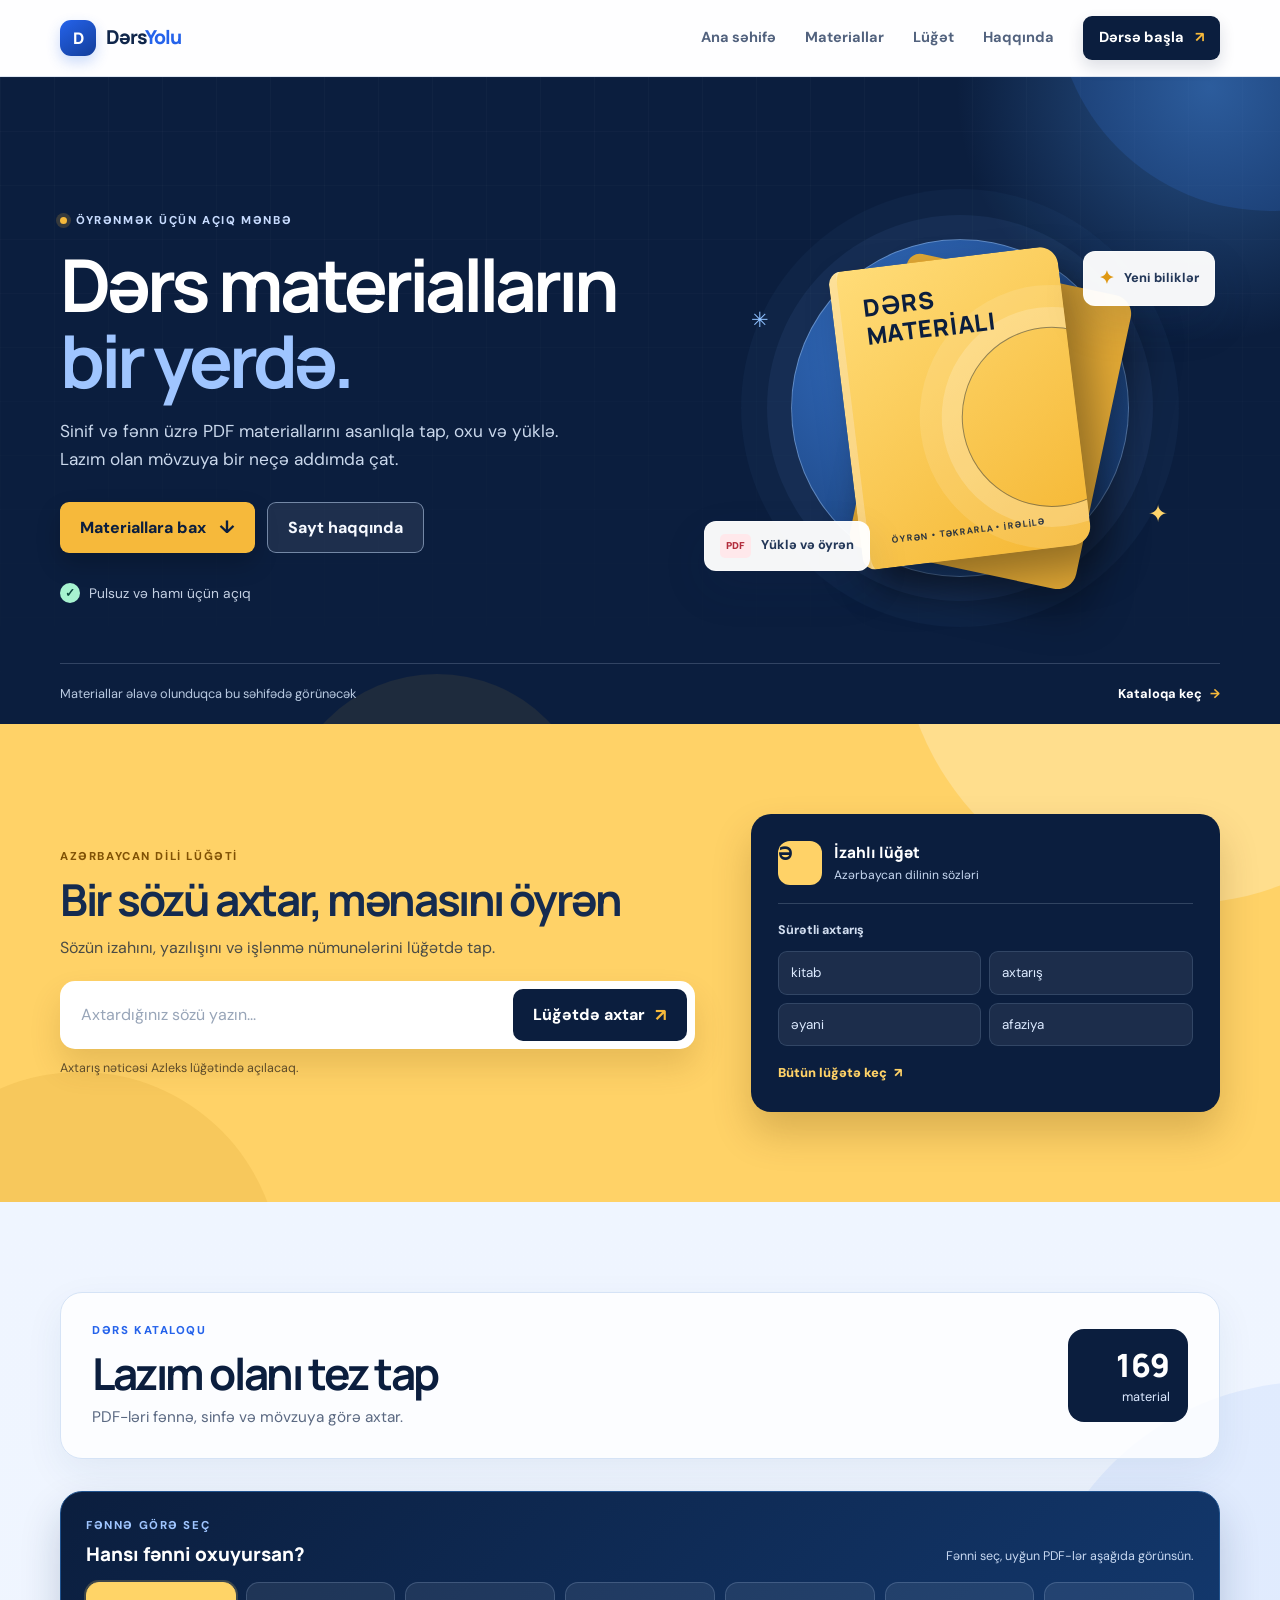
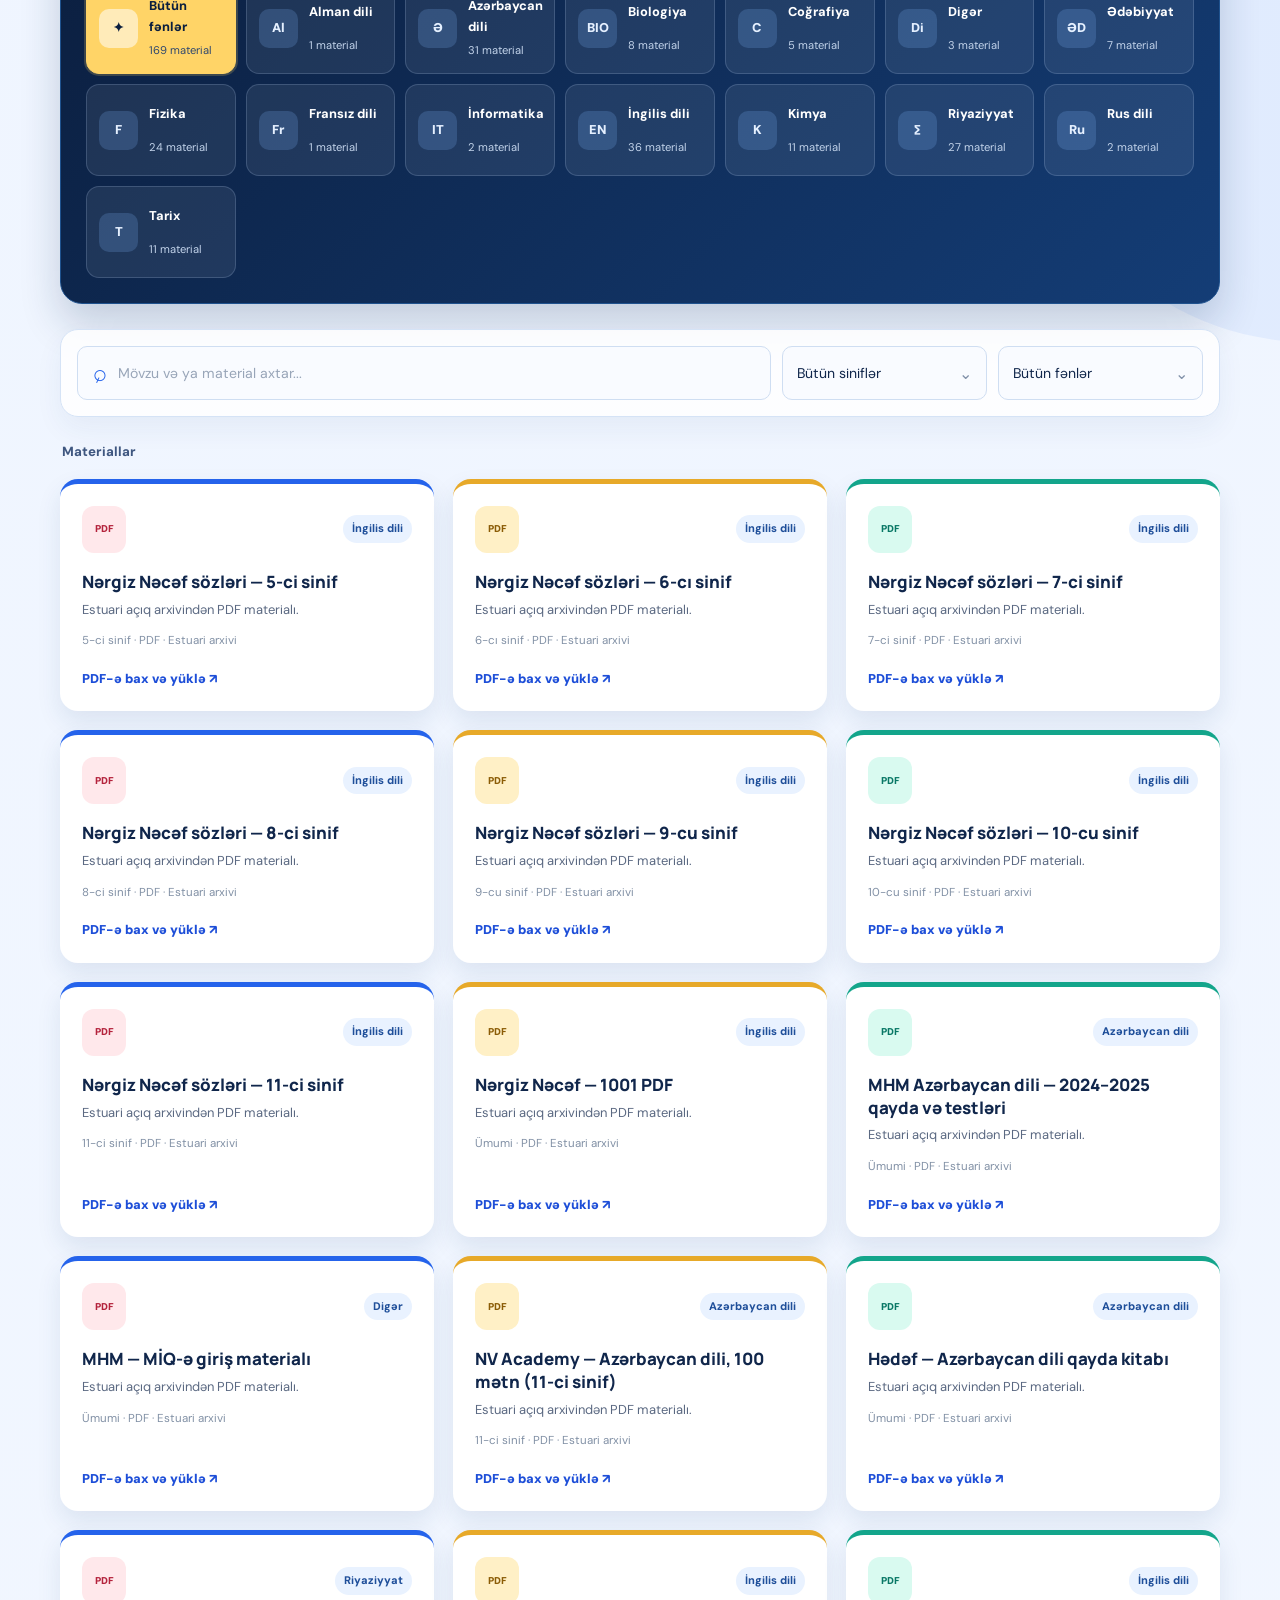
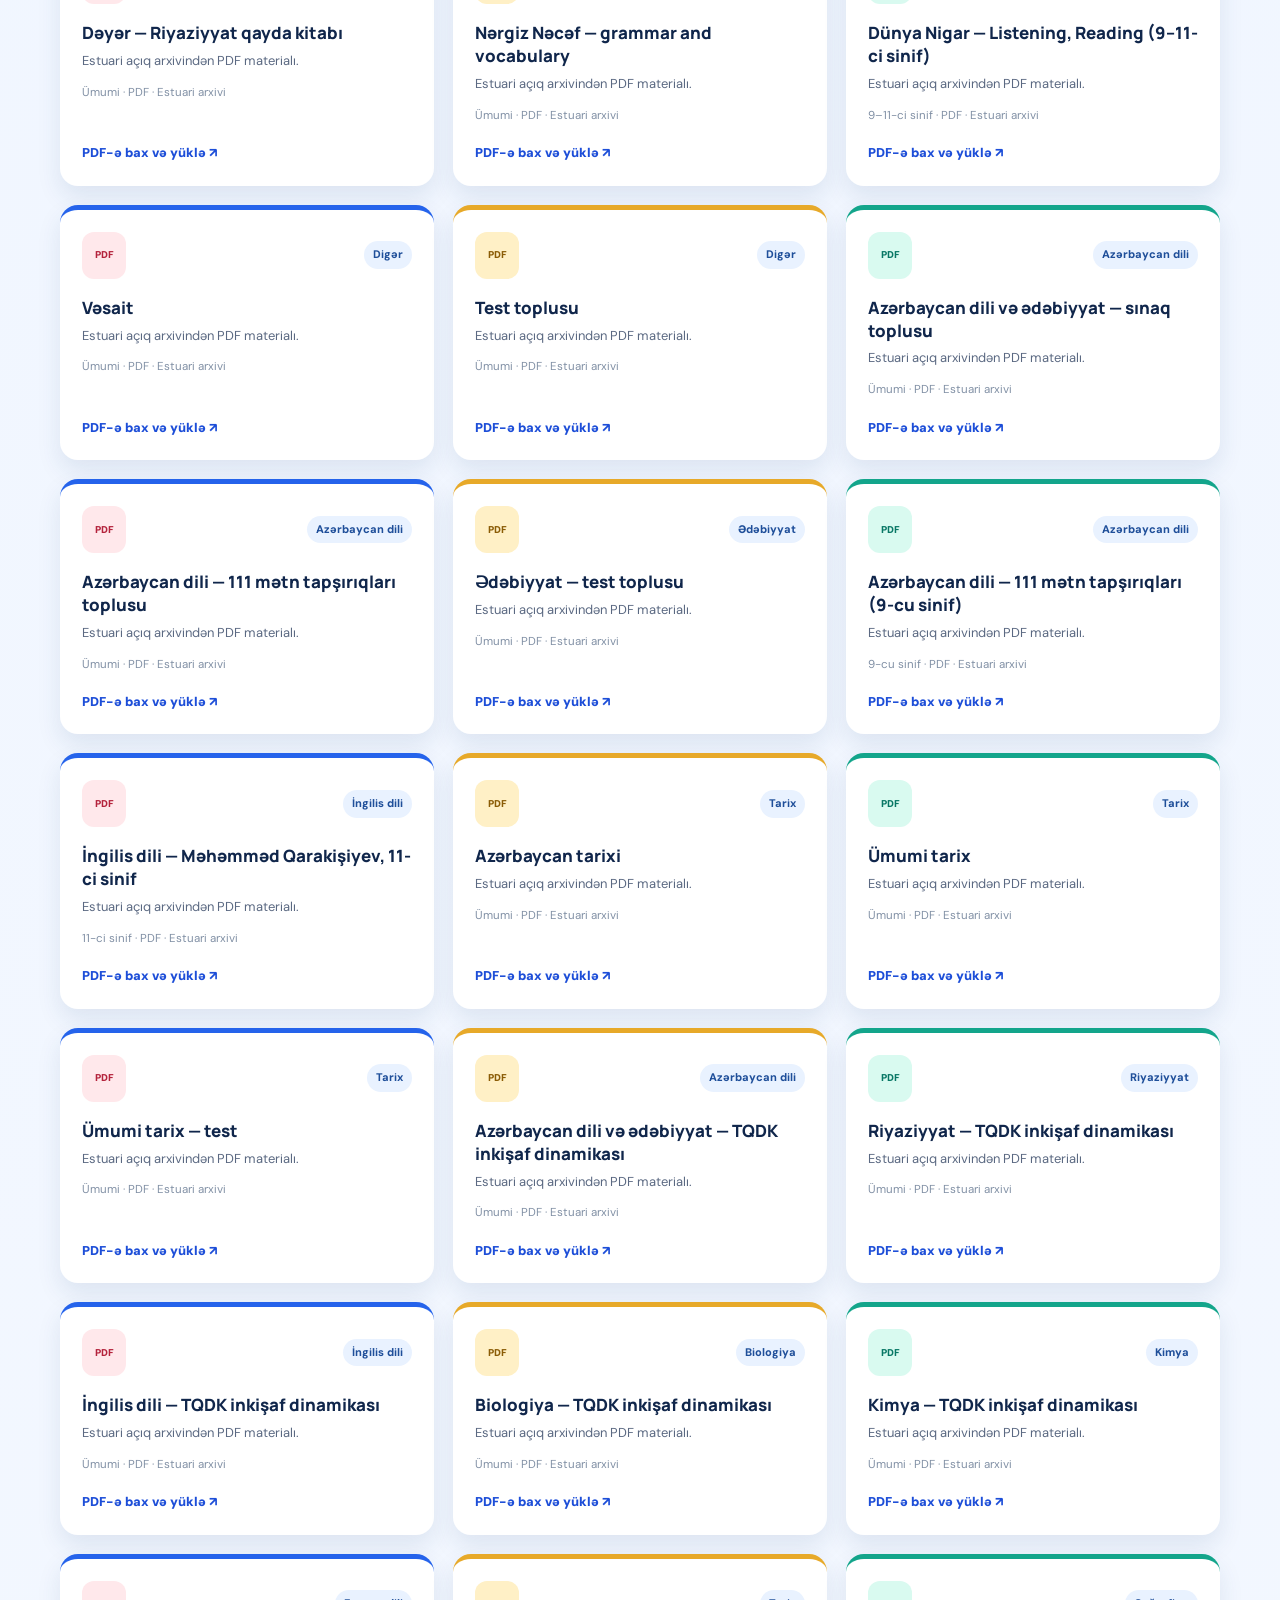
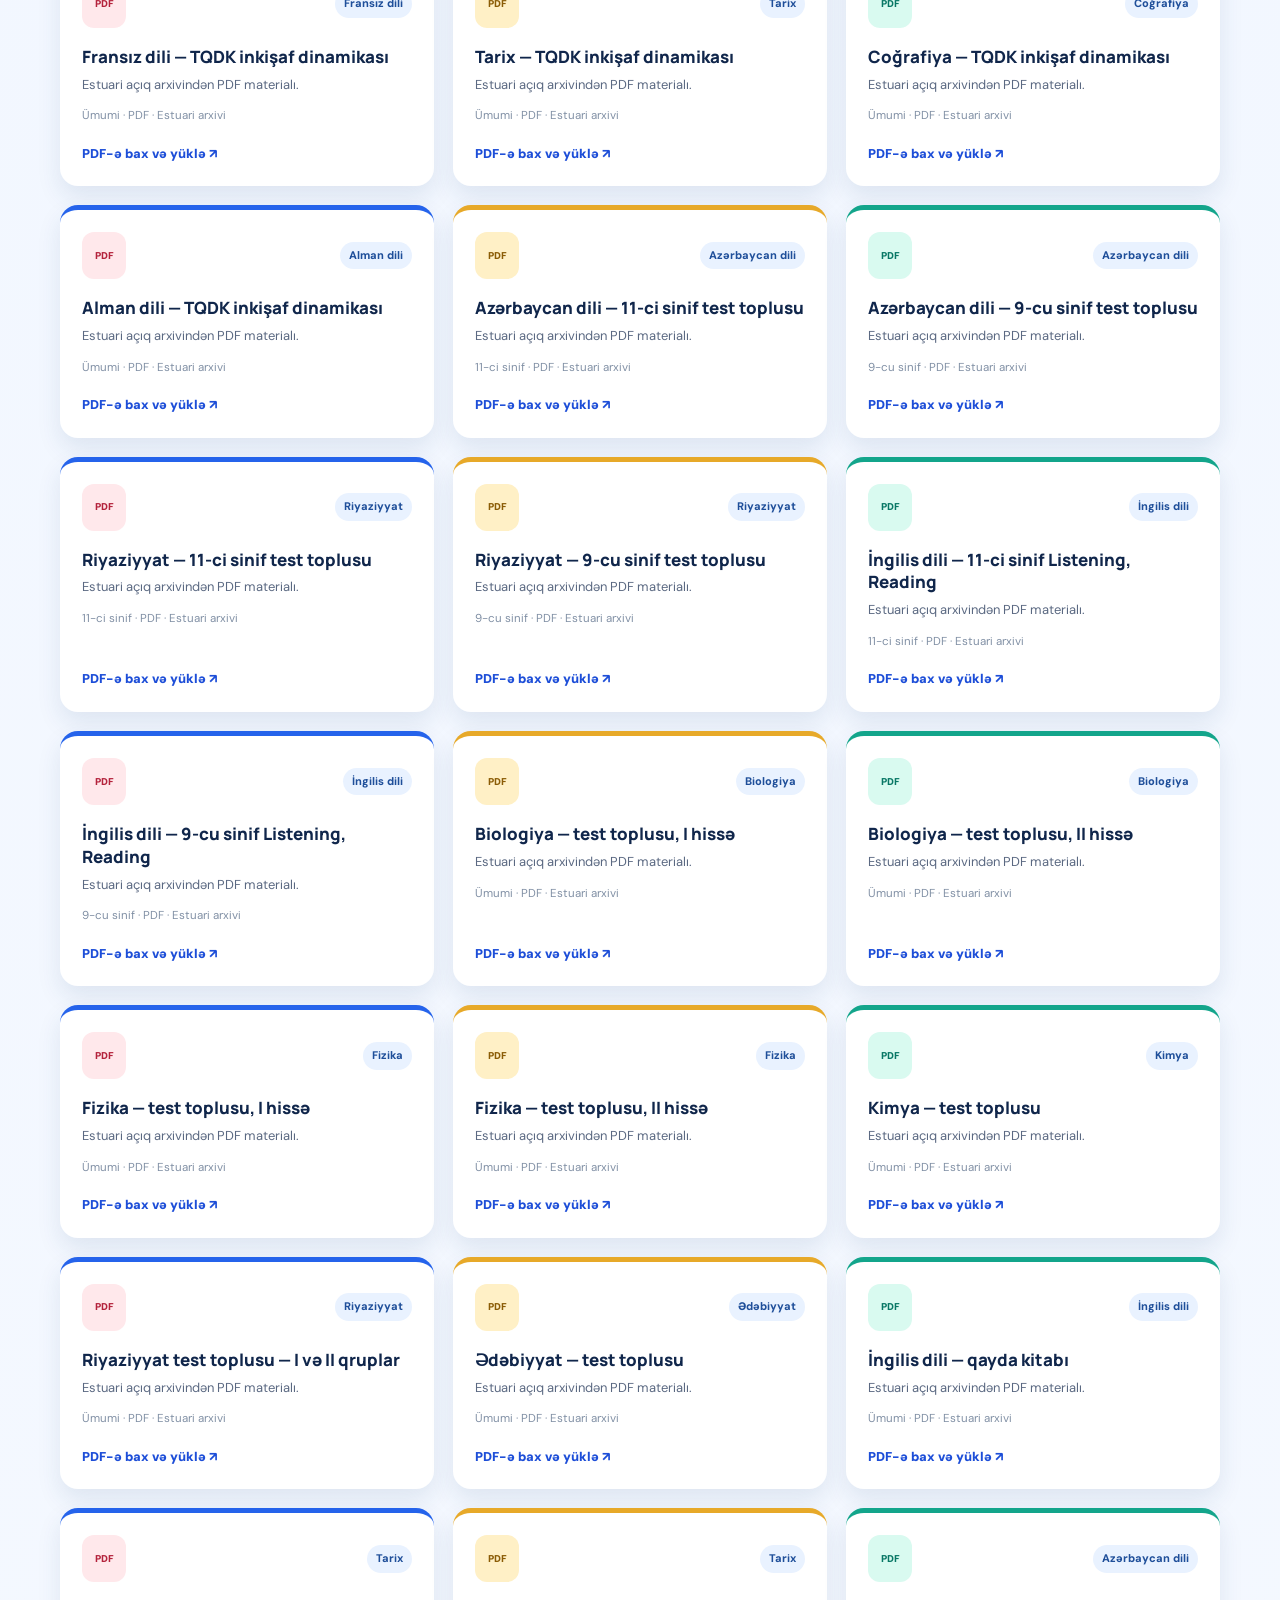
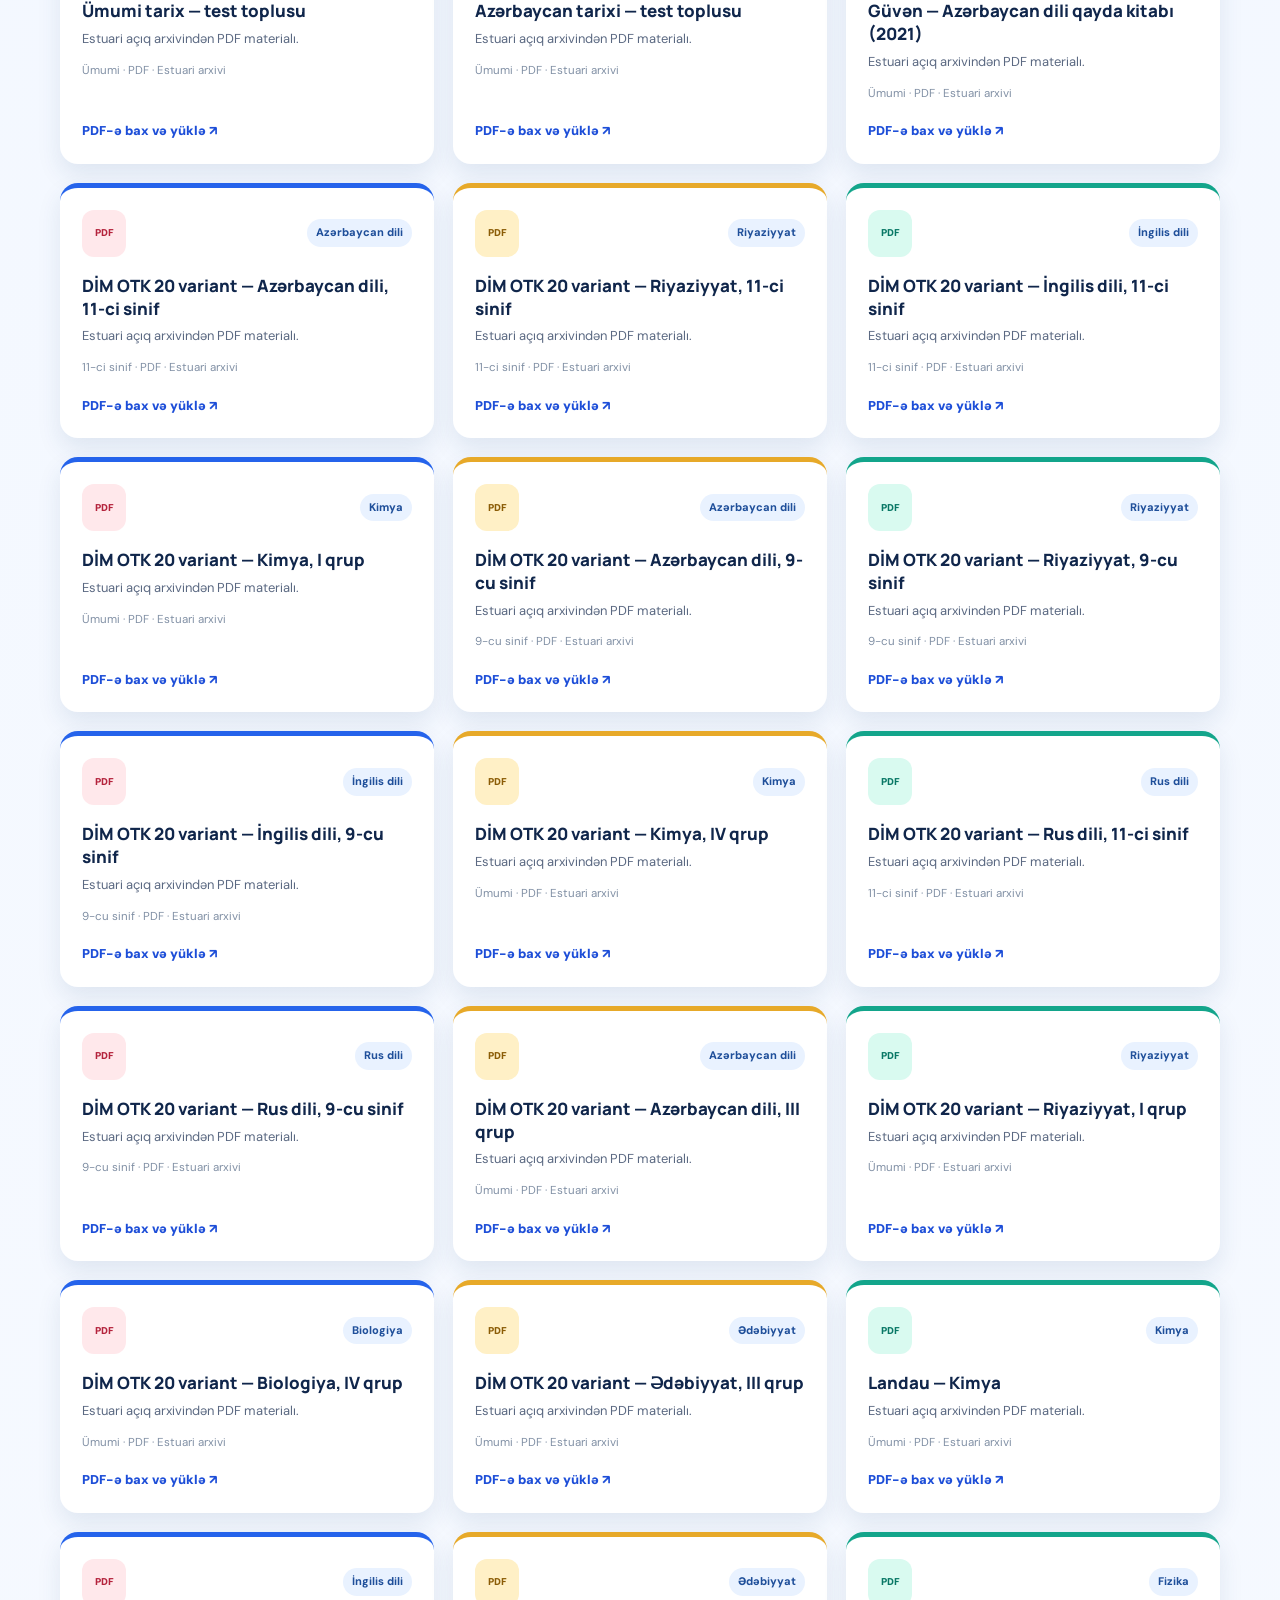
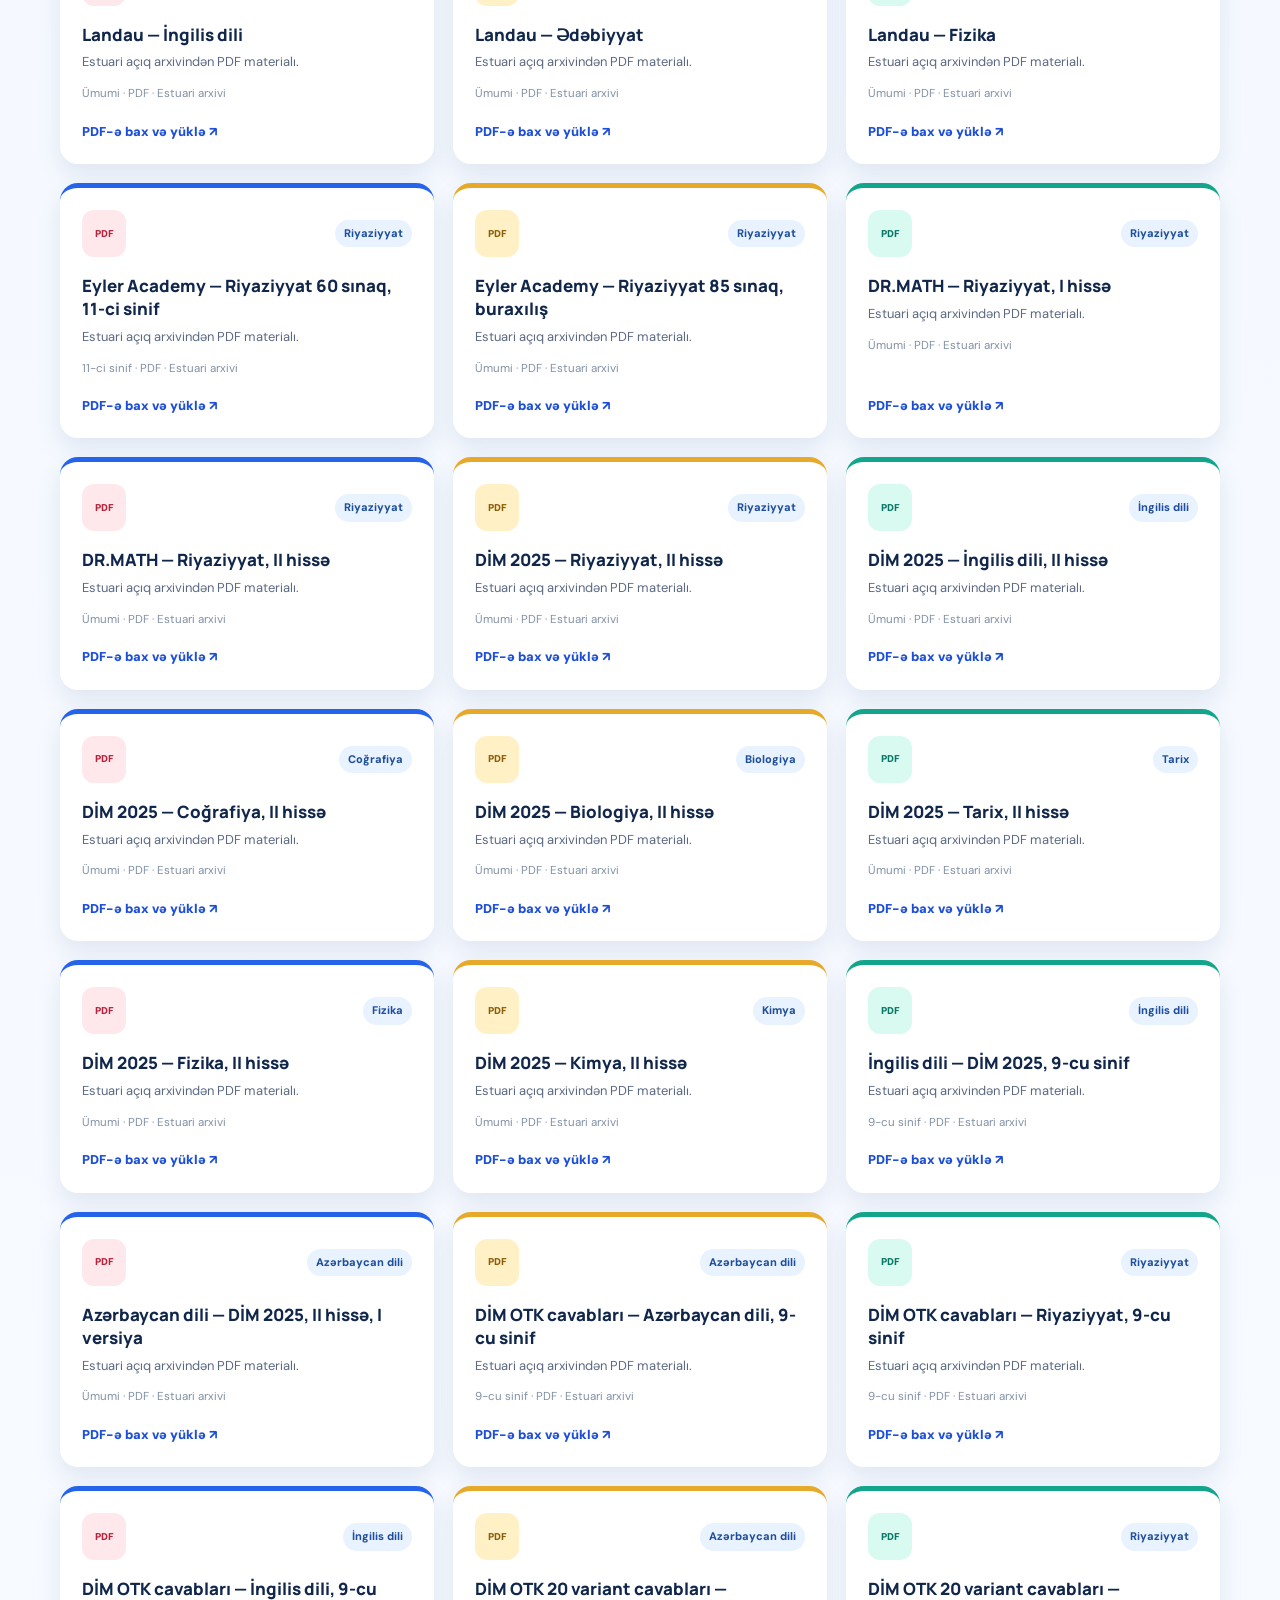
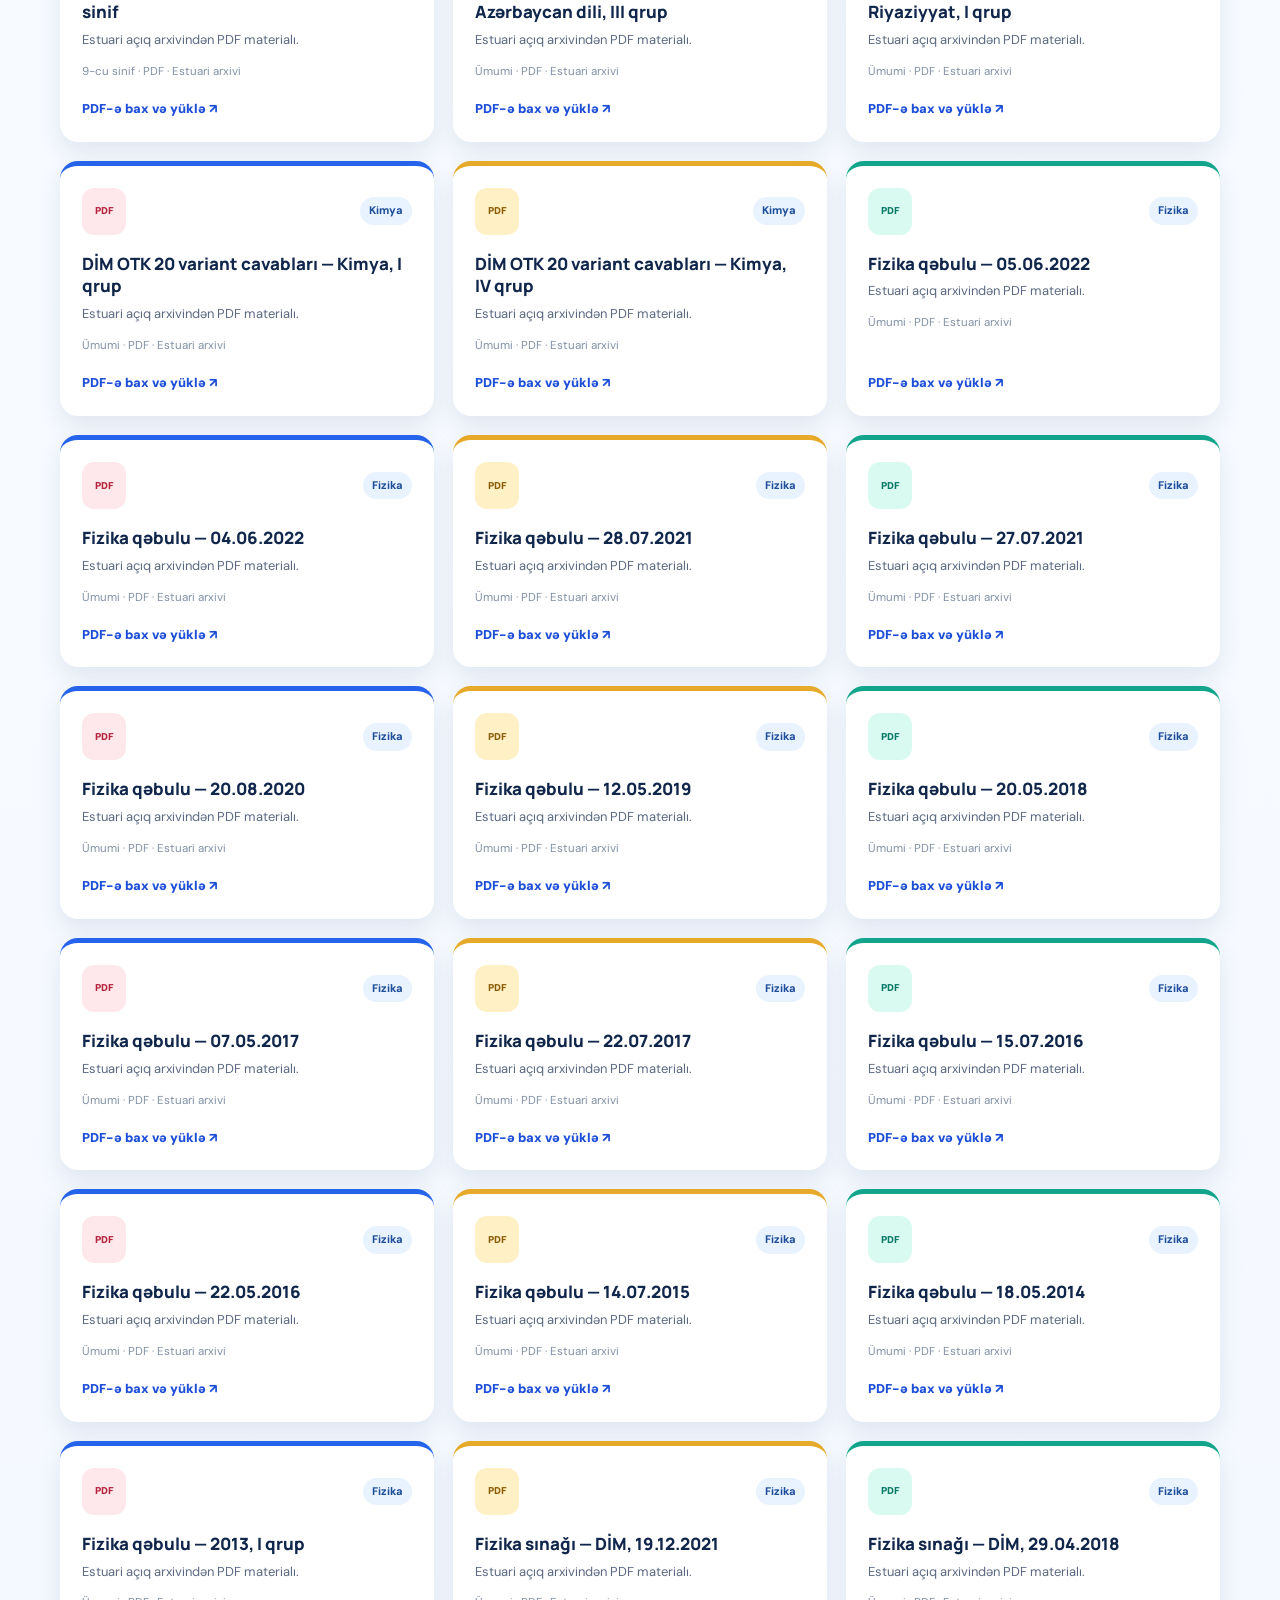
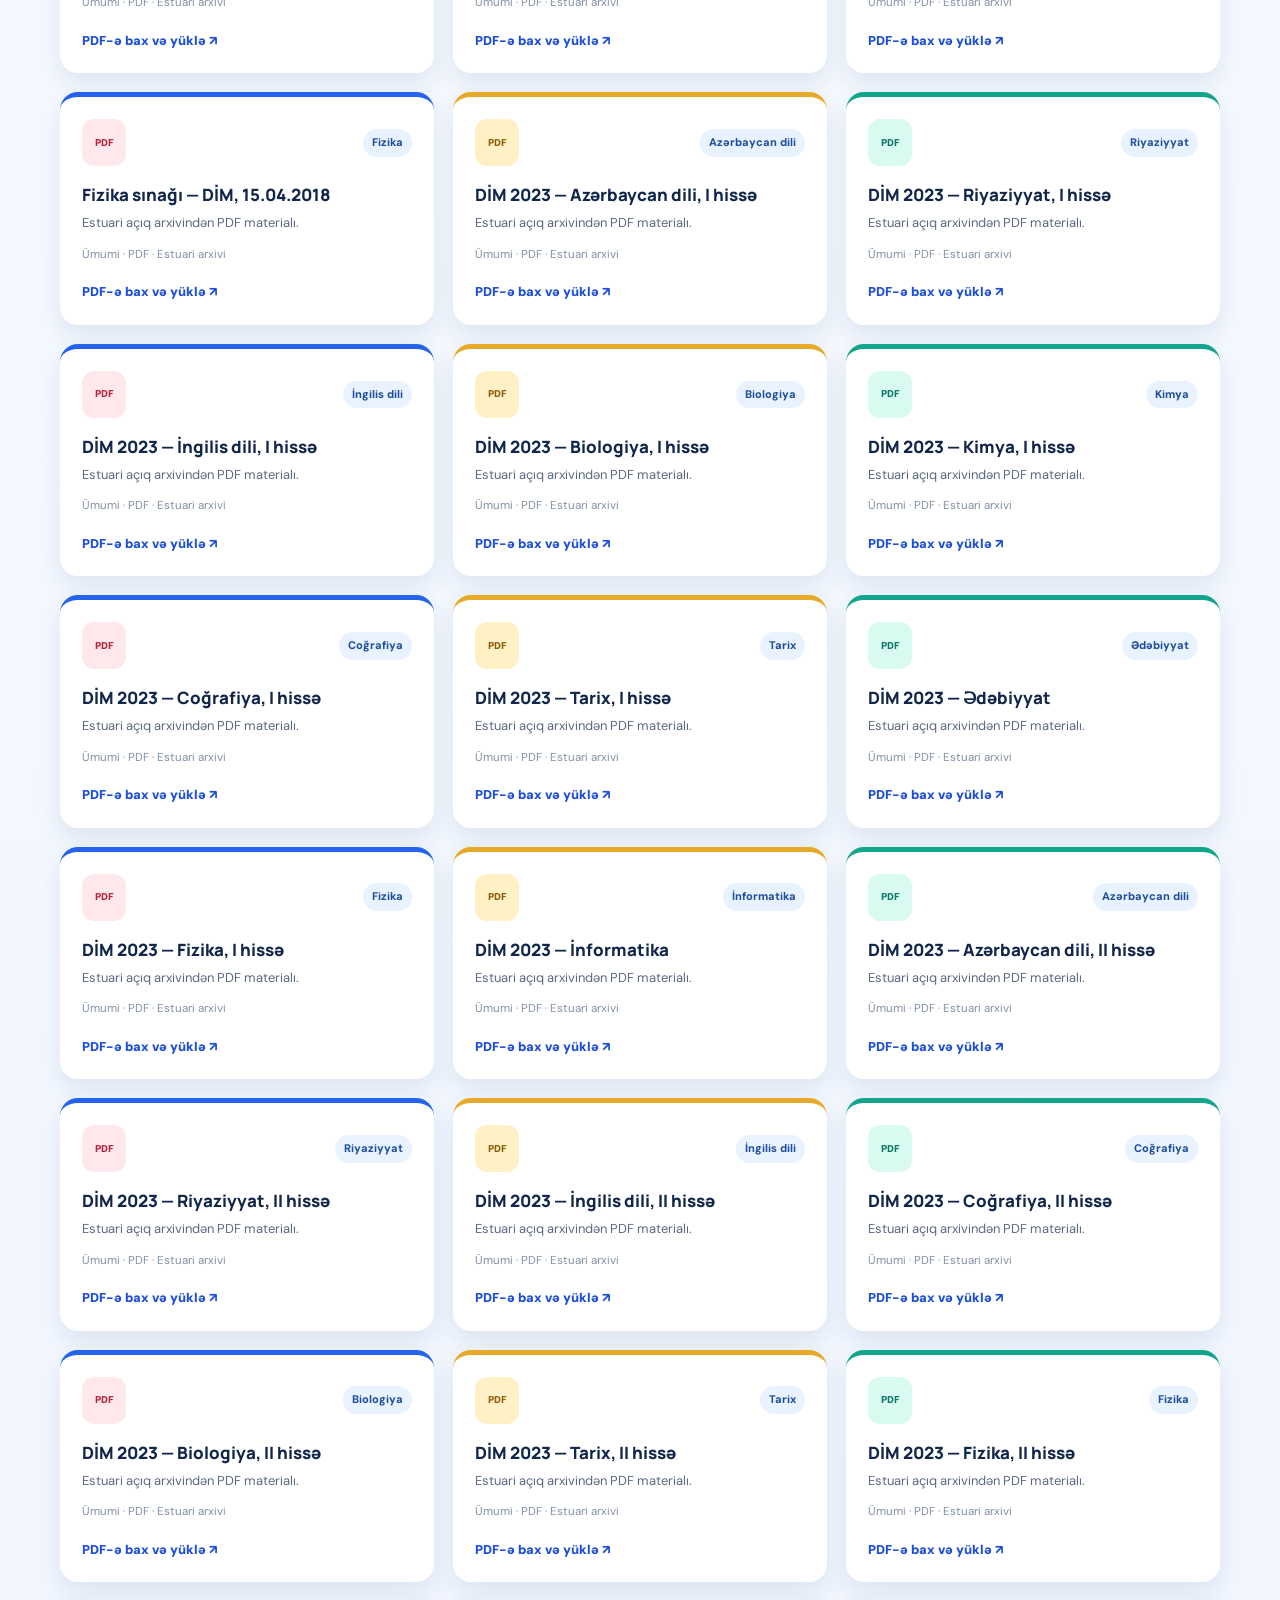
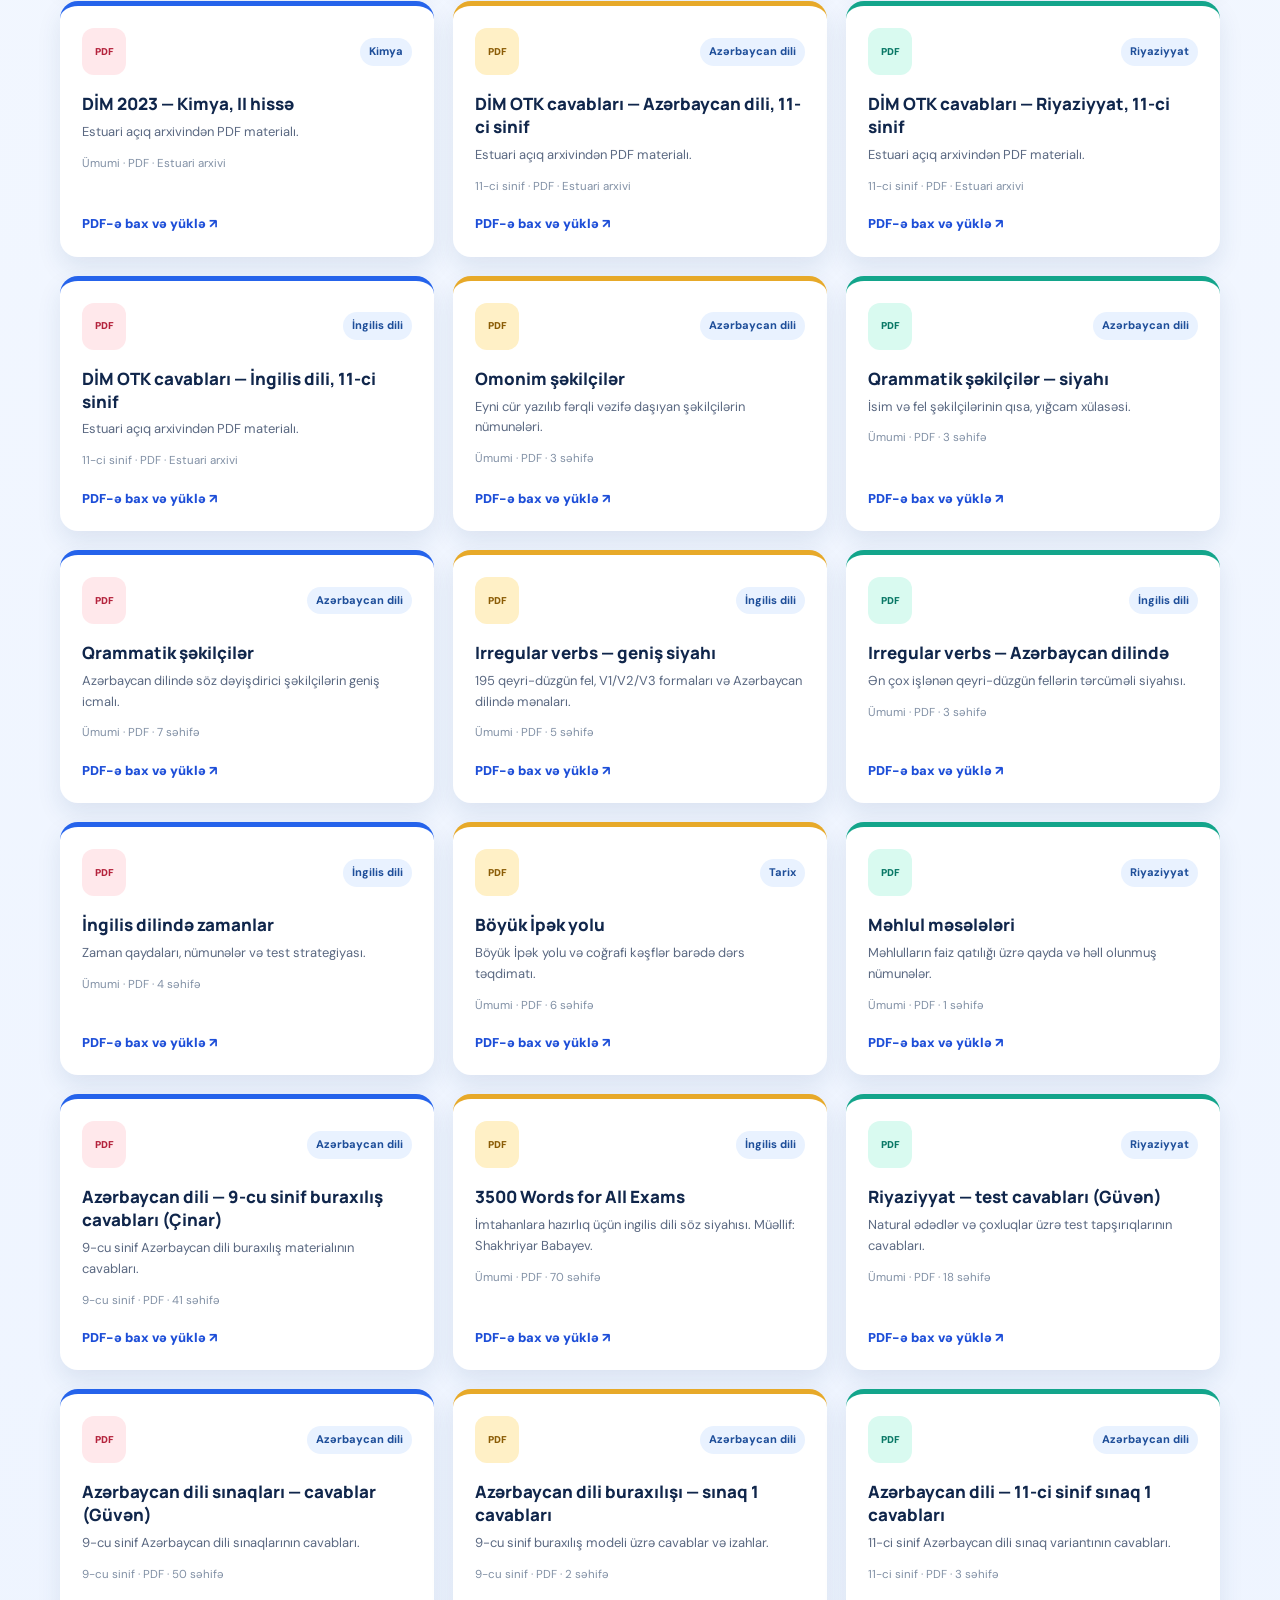
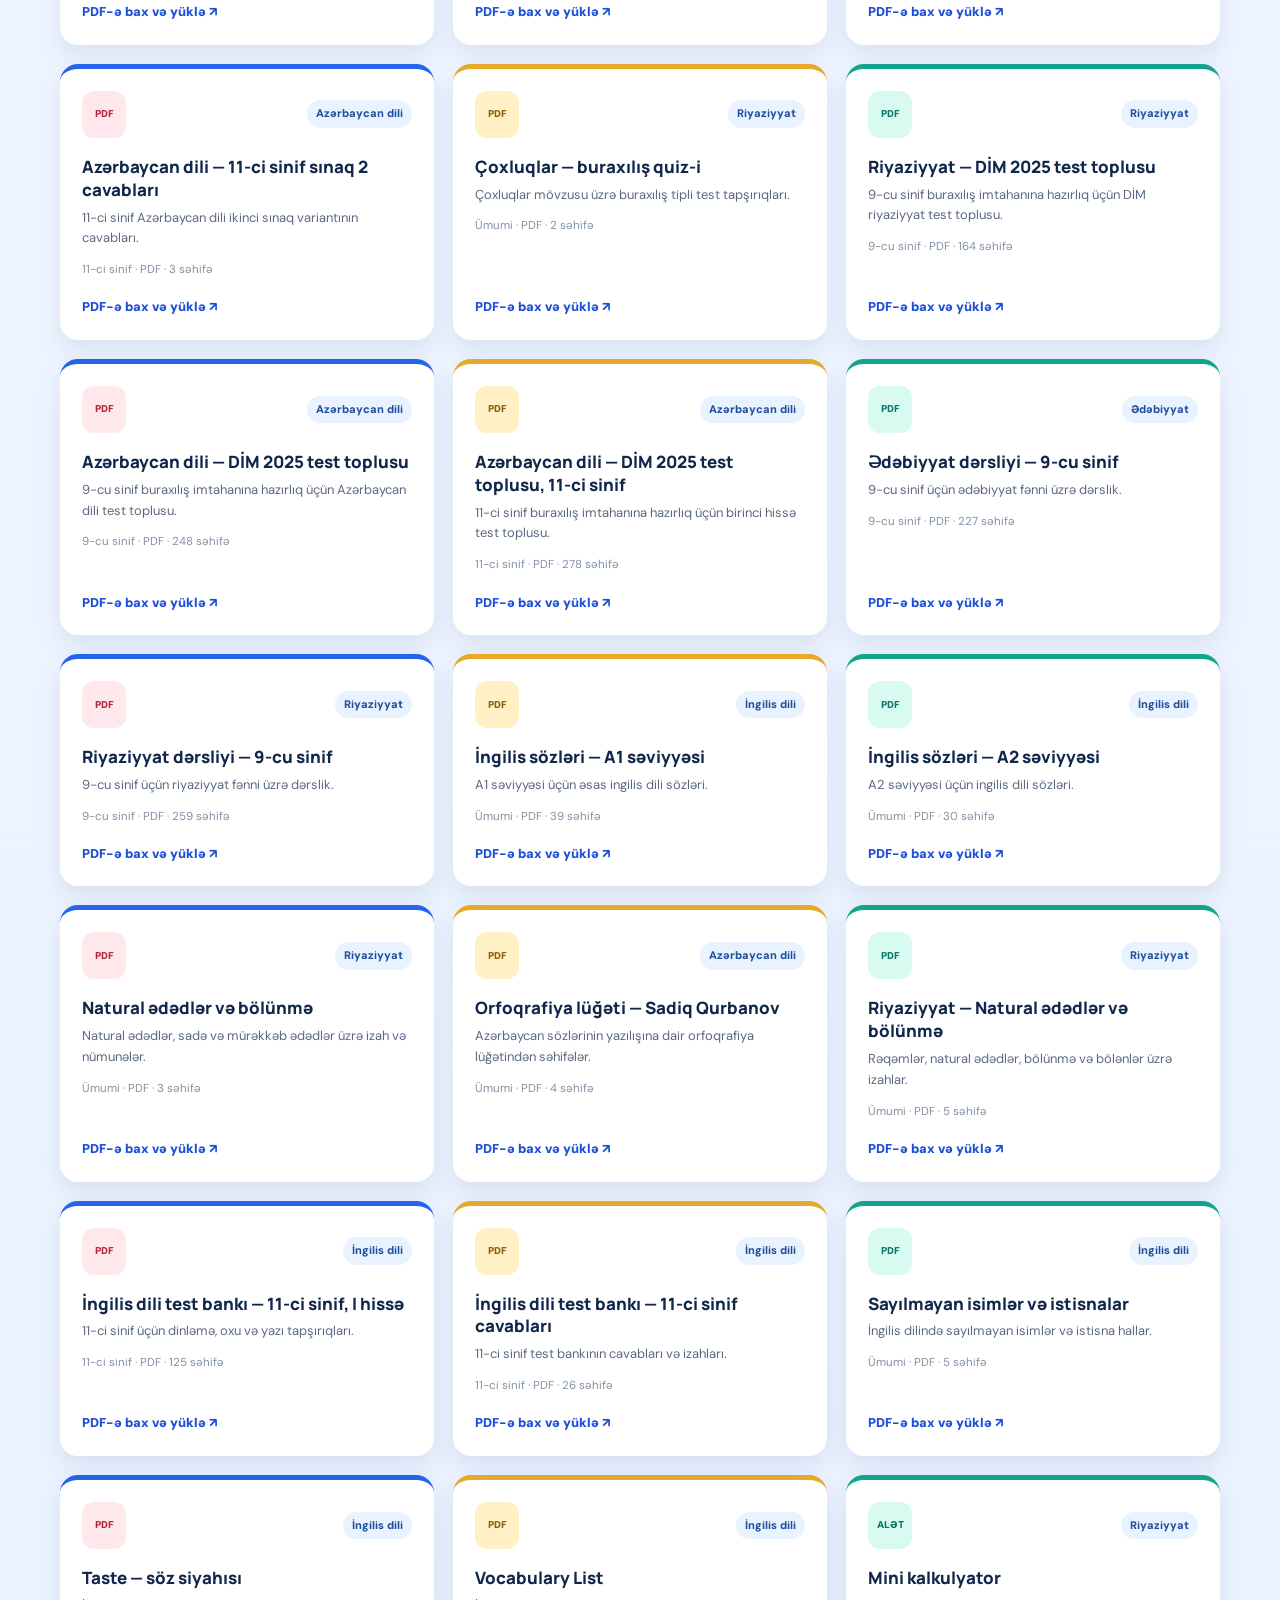
<file: index.html>
<!doctype html>
<html lang="az">
<head>
  <meta charset="UTF-8" />
  <meta name="viewport" content="width=device-width, initial-scale=1.0" />
  <meta name="theme-color" content="#0b1e3e" />
  <meta name="description" content="Sinif və fənn üzrə dərs materialları və PDF-lər." />
  <title>DərsYolu — Öyrənmə kitabxanası</title>
  <link rel="preconnect" href="https://fonts.googleapis.com" />
  <link rel="preconnect" href="https://fonts.gstatic.com" crossorigin />
  <link href="https://fonts.googleapis.com/css2?family=DM+Sans:wght@400;500;600;700;800&family=Manrope:wght@500;600;700;800&display=swap" rel="stylesheet" />
  <link rel="stylesheet" href="styles.css?v=5" />
</head>
<body>
  <header class="site-header">
    <nav class="container nav" aria-label="Əsas menyu">
      <a class="logo" href="#top" aria-label="DərsYolu ana səhifə"><span class="logo-mark">D</span><span>Dərs<span class="logo-accent">Yolu</span></span></a>
      <button class="menu-toggle" type="button" aria-label="Menyunu aç" aria-expanded="false" aria-controls="nav-links"><span></span><span></span><span></span></button>
      <div class="nav-links" id="nav-links">
        <a href="#top">Ana səhifə</a>
        <a href="#materiallar">Materiallar</a>
        <a href="#luget">Lüğət</a>
        <a href="#haqqinda">Haqqında</a>
        <a class="nav-cta" href="#materiallar">Dərsə başla <span aria-hidden="true">↗</span></a>
      </div>
    </nav>
  </header>

  <main id="top">
    <section class="hero">
      <div class="hero-orb orb-one"></div><div class="hero-orb orb-two"></div>
      <div class="container hero-layout">
        <div class="hero-copy">
          <p class="eyebrow"><span class="eyebrow-dot"></span> ÖYRƏNMƏK ÜÇÜN AÇIQ MƏNBƏ</p>
          <h1>Dərs materialların <span>bir yerdə.</span></h1>
          <p class="hero-lead">Sinif və fənn üzrə PDF materiallarını asanlıqla tap, oxu və yüklə. Lazım olan mövzuya bir neçə addımda çat.</p>
          <div class="hero-actions">
            <a class="button button-primary" href="#materiallar">Materiallara bax <span aria-hidden="true">↓</span></a>
            <a class="button button-quiet" href="#haqqinda">Sayt haqqında</a>
          </div>
          <div class="hero-note"><span class="note-check">✓</span> Pulsuz və hamı üçün açıq</div>
        </div>
        <div class="hero-art" aria-hidden="true">
          <div class="art-halo"></div>
          <div class="book book-back"><div class="book-lines"></div></div>
          <div class="book book-front"><div class="book-label">DƏRS<br />MATERİALI</div><div class="book-shape"></div><div class="book-bottom">ÖYRƏN • TƏKRARLA • İRƏLİLƏ</div></div>
          <div class="float-card float-card-top"><span class="float-icon">✦</span><span>Yeni biliklər</span></div>
          <div class="float-card float-card-bottom"><span class="pdf-mini">PDF</span><span>Yüklə və öyrən</span></div>
          <span class="sparkle sparkle-one">✳</span><span class="sparkle sparkle-two">✦</span>
        </div>
      </div>
      <div class="container hero-bottom"><span>Materiallar əlavə olunduqca bu səhifədə görünəcək</span><a href="#materiallar">Kataloqa keç <span aria-hidden="true">→</span></a></div>
    </section>

        <section class="dictionary-section section" id="luget">
      <div class="container dictionary-layout">
        <div class="dictionary-copy">
          <p class="eyebrow">AZƏRBAYCAN DİLİ LÜĞƏTİ</p>
          <h2>Bir sözü axtar, mənasını öyrən</h2>
          <p class="section-lead">Sözün izahını, yazılışını və işlənmə nümunələrini lüğətdə tap.</p>
          <form class="dictionary-search" action="https://azleks.az/dictionary" method="get" target="_blank" rel="noopener noreferrer">
            <label class="visually-hidden" for="dictionary-word">Lüğətdə axtarış</label>
            <input id="dictionary-word" name="search" type="search" placeholder="Axtardığınız sözü yazın..." autocomplete="off" required />
            <button type="submit">Lüğətdə axtar <span aria-hidden="true">↗</span></button>
          </form>
          <p class="dictionary-note">Axtarış nəticəsi Azleks lüğətində açılacaq.</p>
        </div>
        <aside class="dictionary-panel" aria-label="Lüğət axtarışı üçün nümunələr">
          <div class="dictionary-panel-top">
            <span class="dictionary-icon" aria-hidden="true">Ə</span>
            <div><strong>İzahlı lüğət</strong><span>Azərbaycan dilinin sözləri</span></div>
          </div>
          <p class="dictionary-example-title">Sürətli axtarış</p>
          <div class="dictionary-examples">
            <a href="https://azleks.az/dictionary?search=kitab" target="_blank" rel="noopener noreferrer">kitab</a>
            <a href="https://azleks.az/dictionary?search=axtar%C4%B1%C5%9F" target="_blank" rel="noopener noreferrer">axtarış</a>
            <a href="https://azleks.az/dictionary?search=%C9%99yani" target="_blank" rel="noopener noreferrer">əyani</a>
            <a href="https://azleks.az/dictionary?search=afaziya" target="_blank" rel="noopener noreferrer">afaziya</a>
          </div>
          <a class="dictionary-all" href="https://azleks.az/dictionary" target="_blank" rel="noopener noreferrer">Bütün lüğətə keç <span aria-hidden="true">↗</span></a>
        </aside>
      </div>
    </section>

    <section class="catalog section" id="materiallar">
      <div class="container">
        <div class="section-heading">
          <div><p class="eyebrow">DƏRS KATALOQU</p><h2>Lazım olanı tez tap</h2><p class="section-lead">PDF-ləri fənnə, sinfə və mövzuya görə axtar.</p></div>
          <div class="catalog-count"><strong id="material-count">0</strong><span>material</span></div>
        </div>
        <div class="subject-browser">
          <div class="subject-browser-heading">
            <div><p class="eyebrow">FƏNNƏ GÖRƏ SEÇ</p><h3>Hansı fənni oxuyursan?</h3></div>
            <span>Fənni seç, uyğun PDF-lər aşağıda görünsün.</span>
          </div>
          <div class="subject-grid" id="subject-grid" role="group" aria-label="Fənn seç"></div>
        </div>
        <div class="filters" role="search">
          <label class="search-box"><span class="search-icon" aria-hidden="true">⌕</span><span class="visually-hidden">Material axtar</span><input id="search-input" type="search" placeholder="Mövzu və ya material axtar..." autocomplete="off" /></label>
          <label class="select-wrap"><span class="visually-hidden">Sinif seç</span><select id="grade-filter"><option value="all">Bütün siniflər</option><option>1-ci sinif</option><option>2-ci sinif</option><option>3-cü sinif</option><option>4-cü sinif</option><option>5-ci sinif</option><option>6-cı sinif</option><option>7-ci sinif</option><option>8-ci sinif</option><option>9-cu sinif</option><option>10-cu sinif</option><option>11-ci sinif</option></select><span aria-hidden="true">⌄</span></label>
          <label class="select-wrap"><span class="visually-hidden">Fənn seç</span><select id="subject-filter"><option value="all">Bütün fənlər</option></select><span aria-hidden="true">⌄</span></label>
        </div>
        <div class="results-line"><span id="results-label">Materiallar</span><button class="reset-button" id="reset-filters" type="button" hidden>Filtrləri təmizlə</button></div>
        <div class="materials-grid" id="materials-grid" aria-live="polite"></div>
        <div class="empty-state" id="empty-state">
          <div class="empty-illustration" aria-hidden="true"><span class="empty-file">PDF</span><span class="empty-spark">✦</span></div>
          <h3>Materiallar tezliklə burada olacaq</h3>
          <p>PDF-ləri göndər, onları fənn və sinif üzrə bu kataloqa əlavə edim.</p>
        </div>
      </div>
    </section>

    <section class="about section" id="haqqinda">
      <div class="container about-layout">
        <div class="about-icon" aria-hidden="true"><span>✎</span><i></i><i></i><i></i></div>
        <div class="about-copy"><p class="eyebrow">SADƏ ÖYRƏNMƏ</p><h2>Bilik hamı üçün əlçatan olsun.</h2><p>Bu sayt dərs materiallarını bir yerdə toplamaq üçün hazırlanıb. Materiallar sinif və fənn üzrə səliqəli bölünəcək; sən də onları rahat tapıb istifadə edə biləcəksən.</p></div>
        <div class="about-points"><div><span>01</span><p>Fənn və sinif üzrə nizamlı kataloq</p></div><div><span>02</span><p>PDF-lərə rahat baxış və yükləmə</p></div><div><span>03</span><p>Telefon və kompüterdə istifadəyə uyğun</p></div></div>
      </div>
    </section>
  </main>

  <footer class="footer"><div class="container footer-inner"><a class="logo footer-logo" href="#top"><span class="logo-mark">D</span><span>Dərs<span class="logo-accent">Yolu</span></span></a><p>Dərs materialları hamı üçün açıqdır.</p><span>© <span id="year"></span> DərsYolu</span></div></footer>
  <script src="estuari-materials.js?v=1"></script>
  <script src="script.js?v=8"></script></script>
</body>
</html>
</file>
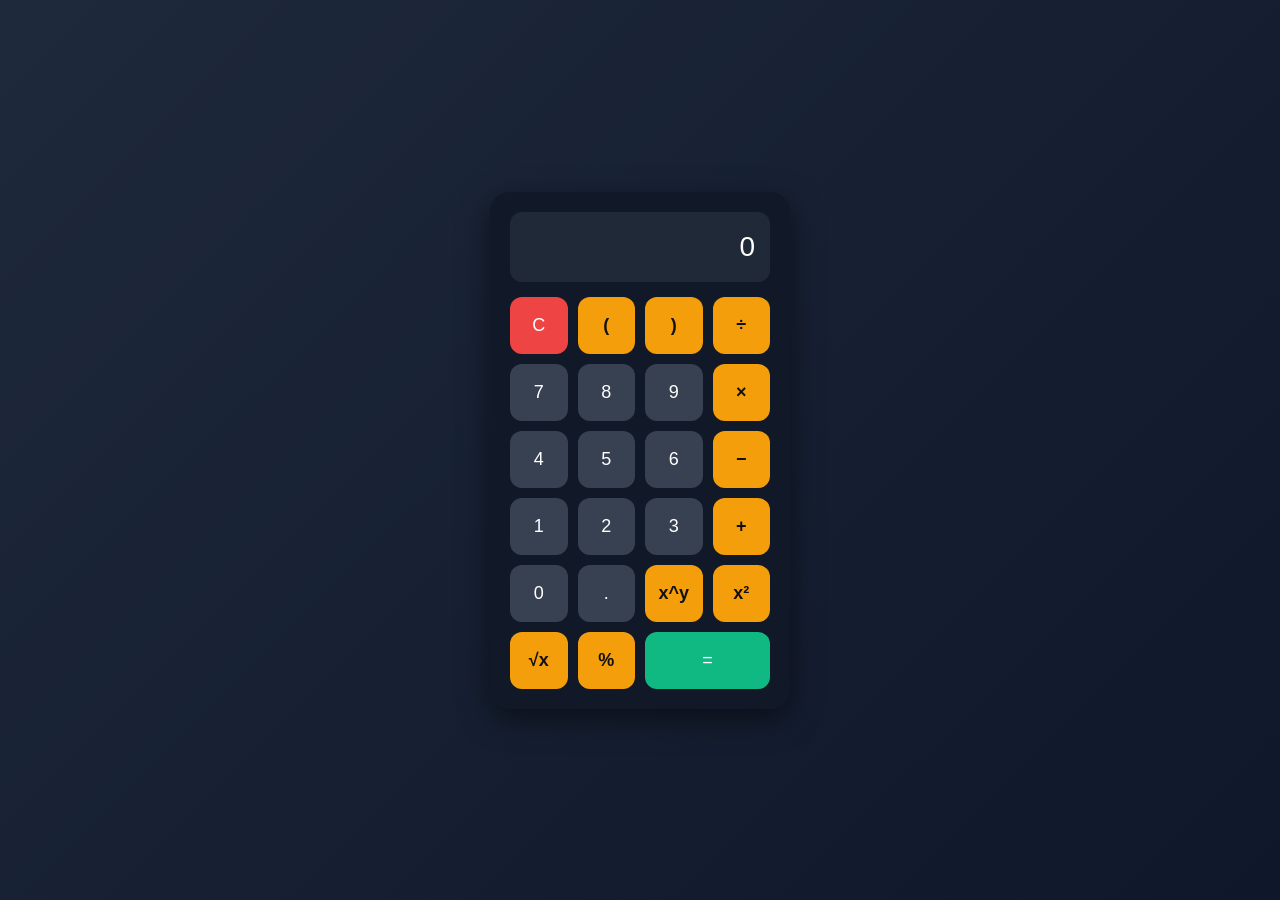
<file: kalkulyator_1.html>
<!DOCTYPE html>
<html lang="az">
<head>
<meta charset="UTF-8">
<title>Mini Kalkulyator</title>
<style>
  * { box-sizing: border-box; }
  body {
    margin: 0;
    height: 100vh;
    display: flex;
    align-items: center;
    justify-content: center;
    background: linear-gradient(135deg, #1e293b, #0f172a);
    font-family: 'Segoe UI', Arial, sans-serif;
  }
  .calc {
    background: #111827;
    border-radius: 20px;
    padding: 20px;
    box-shadow: 0 10px 30px rgba(0,0,0,0.5);
    width: 300px;
  }
  #ekran {
    width: 100%;
    height: 70px;
    background: #1f2937;
    color: #fff;
    font-size: 28px;
    text-align: right;
    border: none;
    border-radius: 12px;
    padding: 10px 15px;
    margin-bottom: 15px;
    box-sizing: border-box;
    overflow-x: auto;
  }
  .duymeler {
    display: grid;
    grid-template-columns: repeat(4, 1fr);
    gap: 10px;
  }
  button {
    padding: 18px 0;
    font-size: 18px;
    border: none;
    border-radius: 12px;
    cursor: pointer;
    background: #374151;
    color: #fff;
    transition: 0.15s;
  }
  button:hover { background: #4b5563; }
  .amel { background: #f59e0b; color: #111; font-weight: bold; }
  .amel:hover { background: #fbbf24; }
  .beraber { background: #10b981; color: #fff; grid-column: span 2; }
  .beraber:hover { background: #34d399; }
  .temizle { background: #ef4444; }
  .temizle:hover { background: #f87171; }
</style>
</head>
<body>

<div class="calc">
  <input type="text" id="ekran" readonly value="0">
  <div class="duymeler">
    <button class="temizle" onclick="temizle()">C</button>
    <button class="amel" onclick="yaz('(')">(</button>
    <button class="amel" onclick="yaz(')')">)</button>
    <button class="amel" onclick="yaz('/')">÷</button>

    <button onclick="yaz('7')">7</button>
    <button onclick="yaz('8')">8</button>
    <button onclick="yaz('9')">9</button>
    <button class="amel" onclick="yaz('*')">×</button>

    <button onclick="yaz('4')">4</button>
    <button onclick="yaz('5')">5</button>
    <button onclick="yaz('6')">6</button>
    <button class="amel" onclick="yaz('-')">−</button>

    <button onclick="yaz('1')">1</button>
    <button onclick="yaz('2')">2</button>
    <button onclick="yaz('3')">3</button>
    <button class="amel" onclick="yaz('+')">+</button>

    <button onclick="yaz('0')">0</button>
    <button onclick="yaz('.')">.</button>
    <button class="amel" onclick="yaz('^')">x^y</button>
    <button class="amel" onclick="kvadrat()">x²</button>

    <button class="amel" onclick="koklu()">√x</button>
    <button class="amel" onclick="yaz('%')">%</button>
    <button class="beraber" onclick="hesabla()">=</button>
  </div>
</div>

<script>
  const ekran = document.getElementById('ekran');
  let ifade = '';

  function yaz(sim) {
    if (ifade === '0') ifade = '';
    ifade += sim;
    ekran.value = ifade;
  }

  function temizle() {
    ifade = '';
    ekran.value = '0';
  }

  function kvadrat() {
    if (ifade === '' || ifade === '0') return;
    ifade += '^2';
    ekran.value = ifade;
  }

  function koklu() {
    if (ifade === '') ifade = ekran.value;
    ifade = 'sqrt(' + ifade + ')';
    ekran.value = ifade;
  }

  function hesabla() {
    try {
      if (/^[0-9+\-*/().^%\s]*$|^sqrt\([0-9+\-*/().^%\s]*\)$/.test(ifade)) {
        let hazirIfade = ifade
          .replace(/\^/g, '**')
          .replace(/sqrt\(([^)]*)\)/g, 'Math.sqrt($1)')
          .replace(/(\d+(\.\d+)?)%/g, '($1/100)');

        let netice = Function('"use strict"; return (' + hazirIfade + ')')();
        ekran.value = netice;
        ifade = netice.toString();
      } else {
        ekran.value = 'Xəta';
        ifade = '';
      }
    } catch (e) {
      ekran.value = 'Xəta';
      ifade = '';
    }
  }

  document.addEventListener('keydown', function(e) {
    if (/[0-9+\-*/().]/.test(e.key)) {
      yaz(e.key);
    } else if (e.key === 'Enter') {
      hesabla();
    } else if (e.key === 'Backspace') {
      ifade = ifade.slice(0, -1);
      ekran.value = ifade || '0';
    } else if (e.key === 'Escape') {
      temizle();
    }
  });
</script>

</body>
</html>
</file>
<file: styles.css>
:root {
  --ink: #10264b;
  --muted: #5b6982;
  --navy: #0b1e3e;
  --navy-2: #142d56;
  --blue: #2563eb;
  --blue-dark: #1d4ed8;
  --sky: #dbeafe;
  --gold: #f6b93b;
  --cream: #f7f8fc;
  --paper: #ffffff;
  --line: #dce5f2;
  --shadow: 0 18px 44px rgba(17, 43, 81, .12);
}
* { box-sizing: border-box; }
html { scroll-behavior: smooth; scroll-padding-top: 88px; }
body { margin: 0; color: var(--ink); background: var(--cream); font-family: "DM Sans", sans-serif; line-height: 1.6; }
a { color: inherit; text-decoration: none; }
button, input, select { font: inherit; }
.container { width: min(1160px, calc(100% - 48px)); margin: 0 auto; }
.site-header { position: sticky; top: 0; z-index: 10; background: rgba(255, 255, 255, .92); border-bottom: 1px solid rgba(220, 229, 242, .9); backdrop-filter: blur(15px); }
.nav { height: 76px; display: flex; align-items: center; justify-content: space-between; }
.logo { display: inline-flex; align-items: center; gap: 10px; font: 800 1.2rem/1 Manrope, sans-serif; letter-spacing: -.06em; }
.logo-mark { width: 36px; height: 36px; display: grid; place-items: center; border-radius: 11px; color: #fff; background: linear-gradient(145deg, #2563eb, #123d9a); box-shadow: 0 6px 14px rgba(37, 99, 235, .24); font-size: 1rem; letter-spacing: 0; }
.logo-accent { color: var(--blue); }
.nav-links { display: flex; align-items: center; gap: 29px; color: #52627e; font-size: .91rem; font-weight: 700; }
.nav-links a:not(.nav-cta) { transition: color .2s; }
.nav-links a:not(.nav-cta):hover { color: var(--blue); }
.nav-cta { padding: 10px 16px; border-radius: 9px; color: #fff; background: var(--navy); box-shadow: 0 7px 16px rgba(11, 30, 62, .14); transition: transform .2s, background .2s; }
.nav-cta:hover { background: var(--blue-dark); transform: translateY(-1px); }
.nav-cta span { margin-left: 8px; color: var(--gold); }
.menu-toggle { display: none; border: 0; background: transparent; padding: 8px; cursor: pointer; }
.menu-toggle span { width: 22px; height: 2px; display: block; margin: 5px 0; background: var(--navy); }

.hero { position: relative; overflow: hidden; padding: 76px 0 0; color: #fff; background: var(--navy); }
.hero::before { position: absolute; inset: 0; content: ""; opacity: .6; background-image: linear-gradient(rgba(255, 255, 255, .04) 1px, transparent 1px), linear-gradient(90deg, rgba(255, 255, 255, .04) 1px, transparent 1px); background-size: 54px 54px; mask-image: linear-gradient(to bottom, black, transparent); }
.hero::after { position: absolute; width: 520px; height: 520px; right: -190px; top: -250px; border-radius: 50%; content: ""; background: radial-gradient(circle, rgba(74, 144, 226, .48), transparent 69%); }
.hero-layout { position: relative; z-index: 1; display: grid; grid-template-columns: 1.06fr .94fr; align-items: center; gap: 52px; min-height: 510px; }
.hero-orb { position: absolute; border-radius: 50%; pointer-events: none; }
.orb-one { width: 430px; height: 430px; right: -205px; top: -296px; background: rgba(50, 117, 240, .17); }
.orb-two { width: 310px; height: 310px; bottom: -260px; left: 22%; background: rgba(246, 185, 59, .08); }
.eyebrow { display: flex; align-items: center; gap: 9px; margin: 0 0 16px; color: var(--blue); font-size: .71rem; font-weight: 800; letter-spacing: .14em; }
.hero .eyebrow { color: #c8dcff; }
.eyebrow-dot { width: 7px; height: 7px; border-radius: 50%; background: var(--gold); box-shadow: 0 0 0 4px rgba(246, 185, 59, .18); }
h1, h2, h3, p { margin-top: 0; }
h1, h2 { font-family: Manrope, sans-serif; letter-spacing: -.055em; }
h1 { max-width: 640px; margin-bottom: 19px; font-size: clamp(2.85rem, 5.7vw, 4.75rem); line-height: 1.05; }
h1 > span { color: #9fc5ff; }
.hero-lead { max-width: 535px; margin-bottom: 29px; color: #cad8ec; font-size: 1.08rem; }
.hero-actions { display: flex; flex-wrap: wrap; gap: 12px; }
.button { min-height: 51px; display: inline-flex; align-items: center; justify-content: center; gap: 13px; padding: 0 20px; border-radius: 9px; font-weight: 800; transition: transform .2s, background .2s, border-color .2s; }
.button:hover { transform: translateY(-2px); }
.button-primary { color: var(--navy); background: var(--gold); box-shadow: 0 11px 25px rgba(0, 0, 0, .2); }
.button-primary:hover { background: #ffd269; }
.button-primary span { font-size: 1.12rem; }
.button-quiet { border: 1px solid rgba(196, 217, 248, .52); color: #f6f9ff; background: rgba(255, 255, 255, .08); }
.button-quiet:hover { border-color: #fff; background: rgba(255, 255, 255, .15); }
.hero-note { display: flex; align-items: center; gap: 9px; margin-top: 29px; color: #c4d0e3; font-size: .86rem; }
.note-check { width: 20px; height: 20px; display: grid; place-items: center; border-radius: 50%; color: #0c483e; background: #a7f3d0; font-size: .74rem; font-weight: 900; }
.hero-art { position: relative; min-height: 405px; display: grid; place-items: center; }
.art-halo { position: absolute; width: 338px; height: 338px; border: 1px solid rgba(188, 217, 255, .38); border-radius: 50%; background: radial-gradient(circle at 35% 30%, #346fc4, #16396e); box-shadow: 0 0 0 24px rgba(111, 166, 255, .07), 0 0 0 50px rgba(111, 166, 255, .04); }
.book { position: absolute; width: 230px; height: 300px; border-radius: 13px 19px 19px 13px; box-shadow: 16px 22px 42px rgba(0, 0, 0, .35); }
.book-back { margin: 28px 0 0 62px; transform: rotate(12deg); background: #e1a835; }
.book-front { display: flex; flex-direction: column; justify-content: space-between; overflow: hidden; padding: 25px 23px 20px; transform: rotate(-7deg); color: var(--navy); background: linear-gradient(145deg, #ffdc78, #f5b733); border-left: 8px solid rgba(255, 255, 255, .35); }
.book-label { position: relative; z-index: 1; font: 800 1.48rem/1.2 Manrope, sans-serif; letter-spacing: .04em; }
.book-shape { position: absolute; width: 180px; height: 180px; right: -65px; bottom: 40px; border: 1px solid rgba(16, 38, 75, .45); border-radius: 50%; box-shadow: 0 0 0 20px rgba(255, 255, 255, .18), 0 0 0 42px rgba(255, 255, 255, .11); }
.book-bottom { position: relative; z-index: 1; font-size: .56rem; font-weight: 700; letter-spacing: .1em; opacity: .86; }
.float-card { position: absolute; z-index: 2; display: flex; align-items: center; gap: 10px; padding: 12px 15px; border: 1px solid rgba(255, 255, 255, .4); border-radius: 12px; color: #233758; background: rgba(255, 255, 255, .96); box-shadow: var(--shadow); font-size: .8rem; font-weight: 800; }
.float-card-top { top: 45px; right: 1%; }
.float-card-bottom { bottom: 40px; left: 1%; }
.float-icon { color: #df9812; font-size: 1.15rem; }
.pdf-mini { padding: 4px 6px; border-radius: 5px; color: #b22b3b; background: #ffe8eb; font-size: .62rem; font-weight: 900; }
.sparkle { position: absolute; color: #8fc1ff; }
.sparkle-one { top: 24%; left: 10%; font-size: 1.3rem; }
.sparkle-two { right: 10%; bottom: 19%; color: #ffd56b; font-size: 1.5rem; }
.hero-bottom { position: relative; z-index: 1; display: flex; justify-content: space-between; gap: 20px; padding: 20px 0; border-top: 1px solid rgba(202, 220, 244, .2); color: #b9cae1; font-size: .8rem; }
.hero-bottom a { color: #fff; font-weight: 800; }
.hero-bottom a span { padding-left: 5px; color: var(--gold); }

.section { padding: 90px 0; }
.catalog { background: var(--paper); }
.section-heading { display: flex; align-items: end; justify-content: space-between; gap: 20px; margin-bottom: 32px; }
.section-heading .eyebrow, .about-copy .eyebrow, .dictionary-copy .eyebrow { margin-bottom: 8px; }
h2 { margin-bottom: 10px; font-size: clamp(2rem, 3.5vw, 2.75rem); line-height: 1.17; }
.section-lead { margin: 0; color: var(--muted); }
.catalog-count { display: grid; justify-items: end; color: var(--muted); font-size: .8rem; }
.catalog-count strong { color: var(--navy); font: 800 1.8rem Manrope, sans-serif; }
.subject-browser { margin: 22px 0 25px; padding: 20px; border: 1px solid var(--line); border-radius: 18px; background: linear-gradient(135deg, #f6f9ff, #fffdf6); }
.subject-browser-heading { display: flex; align-items: flex-end; justify-content: space-between; gap: 16px; margin-bottom: 15px; }
.subject-browser-heading .eyebrow { margin: 0 0 6px; }
.subject-browser-heading h3 { margin: 0; font: 800 1rem Manrope, sans-serif; }
.subject-browser-heading > span { color: var(--muted); font-size: .78rem; }
.subject-grid { display: grid; grid-template-columns: repeat(auto-fit, minmax(145px, 1fr)); gap: 10px; }
.subject-card { min-height: 88px; display: grid; grid-template-columns: 39px 1fr; grid-template-rows: auto auto; align-items: center; gap: 3px 11px; padding: 12px; border: 1px solid #e3eaf5; border-radius: 13px; background: #fff; color: var(--ink); text-align: left; cursor: pointer; transition: transform .2s, border-color .2s, box-shadow .2s, background .2s; }
.subject-card:hover { transform: translateY(-2px); border-color: #9fc5ff; box-shadow: 0 10px 22px rgba(22, 53, 98, .09); }
.subject-card[aria-pressed="true"] { border-color: var(--blue); background: #eff6ff; box-shadow: 0 0 0 2px rgba(37, 99, 235, .1); }
.subject-card:focus-visible, .dictionary-search button:focus-visible, .dictionary-examples a:focus-visible, .dictionary-all:focus-visible { outline: 3px solid rgba(37, 99, 235, .28); outline-offset: 3px; }
.subject-symbol { grid-row: 1 / 3; width: 39px; height: 39px; display: grid; place-items: center; border-radius: 10px; color: var(--blue-dark); background: var(--sky); font-size: .8rem; font-weight: 900; }
.subject-name { font-size: .8rem; font-weight: 800; }
.subject-count { color: var(--muted); font-size: .7rem; }

.filters { display: grid; grid-template-columns: 1fr 205px 205px; gap: 11px; margin-bottom: 24px; }
.search-box, .select-wrap { min-height: 51px; display: flex; align-items: center; border: 1px solid var(--line); border-radius: 10px; background: #fff; }
.search-box { gap: 10px; padding: 0 14px; }
.search-icon { color: var(--blue); font-size: 1.5rem; line-height: 1; transform: rotate(-20deg); }
.search-box input, .select-wrap select { width: 100%; min-width: 0; border: 0; outline: 0; color: var(--ink); background: transparent; font-size: .88rem; }
.search-box input::placeholder { color: #98a5b8; }
.select-wrap { position: relative; padding: 0 14px; }
.select-wrap select { appearance: none; height: 49px; cursor: pointer; }
.select-wrap > span:last-child { color: #8090a8; pointer-events: none; }
.search-box:focus-within, .select-wrap:focus-within { border-color: #7fb0ff; box-shadow: 0 0 0 3px rgba(37, 99, 235, .1); }
.results-line { display: flex; align-items: center; justify-content: space-between; margin-bottom: 14px; color: #687893; font-size: .83rem; font-weight: 800; }
.reset-button { padding: 5px 0; border: 0; color: var(--blue); background: none; font-size: .8rem; font-weight: 800; cursor: pointer; }
.materials-grid { display: grid; grid-template-columns: repeat(3, 1fr); gap: 16px; }
.material-card { min-height: 205px; display: flex; flex-direction: column; padding: 20px; border: 1px solid #e2e9f4; border-radius: 15px; background: #fff; box-shadow: 0 5px 15px rgba(18, 45, 84, .03); transition: transform .2s, box-shadow .2s, border-color .2s; }
.material-card:hover { transform: translateY(-4px); border-color: #9fc5ff; box-shadow: 0 16px 30px rgba(18, 45, 84, .11); }
.material-top { display: flex; align-items: center; justify-content: space-between; margin-bottom: 18px; }
.pdf-icon { width: 41px; height: 44px; display: grid; place-items: center; border-radius: 9px; color: #b4233c; background: #ffe8eb; font-size: .62rem; font-weight: 900; }
.material-tag { padding: 5px 9px; border-radius: 20px; color: #1851b4; background: #eaf2ff; font-size: .69rem; font-weight: 800; }
.material-card h3 { margin: 0 0 6px; font: 800 1rem Manrope, sans-serif; }
.material-card p { margin: 0; color: var(--muted); font-size: .81rem; }
.material-meta { display: flex; gap: 8px; margin-top: 12px; color: #8190a5; font-size: .72rem; }
.material-download { display: inline-flex; align-items: center; gap: 6px; margin-top: auto; padding-top: 18px; color: var(--blue); font-size: .8rem; font-weight: 900; }
.empty-state { display: grid; justify-items: center; padding: 48px 20px 53px; border: 1px dashed #b8c9e4; border-radius: 16px; background: #f8fbff; text-align: center; }
.empty-state[hidden] { display: none; }
.empty-illustration { position: relative; width: 60px; height: 60px; display: grid; place-items: center; margin-bottom: 15px; border-radius: 17px; background: var(--sky); }
.empty-file { padding: 7px 6px; border-radius: 5px; color: #b4233c; background: #fff; font-size: .6rem; font-weight: 900; box-shadow: 0 4px 10px rgba(43, 46, 98, .1); }
.empty-spark { position: absolute; top: 4px; right: 2px; color: #e9a51b; font-size: 1rem; }
.empty-state h3 { margin-bottom: 5px; font: 800 1rem Manrope, sans-serif; }
.empty-state p { max-width: 380px; margin: 0; color: var(--muted); font-size: .87rem; }

.dictionary-section { background: linear-gradient(135deg, #eff6ff 0%, #fffaf0 100%); }
.dictionary-layout { display: grid; grid-template-columns: 1.15fr .85fr; align-items: center; gap: 48px; }
.dictionary-copy h2 { max-width: 590px; }
.dictionary-copy > .section-lead { max-width: 520px; margin-bottom: 20px; }
.dictionary-search { display: flex; gap: 8px; max-width: 650px; padding: 7px; border: 1px solid #d3e0f3; border-radius: 13px; background: #fff; box-shadow: 0 12px 28px rgba(19, 53, 101, .08); }
.dictionary-search:focus-within { border-color: #7fb0ff; box-shadow: 0 0 0 3px rgba(37, 99, 235, .1); }
.dictionary-search input { flex: 1; min-width: 0; min-height: 48px; padding: 0 13px; border: 0; outline: 0; color: var(--ink); background: transparent; }
.dictionary-search input::placeholder { color: #98a5b8; }
.dictionary-search button { display: inline-flex; align-items: center; justify-content: center; gap: 10px; min-height: 48px; padding: 0 17px; border: 0; border-radius: 9px; color: #fff; background: var(--navy); font-weight: 800; cursor: pointer; transition: background .2s, transform .2s; }
.dictionary-search button:hover { transform: translateY(-1px); background: var(--blue-dark); }
.dictionary-search button span { color: var(--gold); font-size: 1.1rem; }
.dictionary-note { margin: 10px 0 0; color: var(--muted); font-size: .78rem; }
.dictionary-panel { padding: 24px; border: 1px solid #dae4f1; border-radius: 17px; background: rgba(255, 255, 255, .94); box-shadow: var(--shadow); }
.dictionary-panel-top { display: flex; align-items: center; gap: 12px; padding-bottom: 18px; border-bottom: 1px solid var(--line); }
.dictionary-icon { width: 44px; height: 44px; display: grid; place-items: center; border-radius: 12px; color: var(--navy); background: var(--gold); font: 800 1.1rem Manrope, sans-serif; }
.dictionary-panel-top strong, .dictionary-panel-top span { display: block; }
.dictionary-panel-top strong { font: 800 .96rem Manrope, sans-serif; }
.dictionary-panel-top div span { margin-top: 3px; color: var(--muted); font-size: .76rem; }
.dictionary-example-title { margin: 17px 0 10px; color: #52627b; font-size: .78rem; font-weight: 800; }
.dictionary-examples { display: grid; grid-template-columns: repeat(2, minmax(0, 1fr)); gap: 8px; }
.dictionary-examples a { padding: 10px 12px; border: 1px solid transparent; border-radius: 9px; color: #435574; background: #f4f7fc; font-size: .84rem; transition: border-color .2s, background .2s, color .2s; }
.dictionary-examples a:hover { border-color: #b7d2ff; color: var(--blue-dark); background: #eff6ff; }
.dictionary-all { display: inline-flex; align-items: center; gap: 7px; margin-top: 17px; color: var(--blue); font-size: .8rem; font-weight: 900; }
.dictionary-all span { color: #db9816; }

.about { color: #fff; background: var(--navy); }
.about .eyebrow { color: #9fc5ff; }
.about-layout { display: grid; grid-template-columns: 170px 1fr 1fr; align-items: center; gap: 42px; }
.about-copy h2 { max-width: 450px; }
.about-copy > p:last-child { max-width: 510px; margin: 0; color: #bdcce1; font-size: .94rem; }
.about-icon { position: relative; width: 128px; height: 128px; display: grid; place-items: center; border-radius: 32px; color: var(--navy); background: linear-gradient(145deg, #ffda74, #eaaa2f); transform: rotate(-7deg); box-shadow: 0 18px 35px rgba(0, 0, 0, .25); }
.about-icon span { font-size: 3.5rem; font-family: Georgia, serif; }
.about-icon i { position: absolute; width: 26px; height: 5px; right: 20px; border-radius: 9px; background: rgba(16, 38, 75, .6); transform: rotate(7deg); }
.about-icon i:nth-of-type(1) { top: 31px; }
.about-icon i:nth-of-type(2) { top: 44px; width: 18px; }
.about-icon i:nth-of-type(3) { bottom: 27px; width: 33px; background: rgba(255, 255, 255, .65); }
.about-points { display: grid; gap: 15px; }
.about-points div { display: flex; align-items: center; gap: 13px; padding: 13px 14px; border: 1px solid rgba(188, 211, 244, .18); border-radius: 11px; background: rgba(255, 255, 255, .06); }
.about-points span { color: var(--gold); font: 800 .77rem Manrope, sans-serif; }
.about-points p { margin: 0; color: #d7e2f2; font-size: .82rem; font-weight: 600; }

.footer { padding: 23px 0; color: #afbdd1; background: #07152d; }
.footer-inner { display: flex; align-items: center; justify-content: space-between; gap: 18px; }
.footer-logo { color: #fff; font-size: 1rem; }
.footer-logo .logo-mark { width: 30px; height: 30px; background: var(--blue); }
.footer-logo .logo-accent { color: #9fc5ff; }
.footer p, .footer-inner > span { margin: 0; font-size: .77rem; }
.visually-hidden { position: absolute; width: 1px; height: 1px; padding: 0; margin: -1px; overflow: hidden; clip: rect(0, 0, 0, 0); white-space: nowrap; border: 0; }

@media (max-width: 850px) {
  .hero-layout { gap: 16px; }
  .dictionary-layout { grid-template-columns: 1fr; gap: 24px; }
  .about-layout { grid-template-columns: 120px 1fr; gap: 28px; }
  .about-icon { width: 100px; height: 100px; }
  .about-points { grid-column: 2; }
  .materials-grid { grid-template-columns: repeat(2, 1fr); }
}
@media (max-width: 650px) {
  .container { width: min(100% - 36px, 540px); }
  .nav { height: 68px; }
  .menu-toggle { display: block; }
  .nav-links { position: absolute; top: 68px; left: 0; right: 0; display: none; flex-direction: column; align-items: stretch; gap: 0; padding: 10px 20px 18px; border-bottom: 1px solid var(--line); background: #fff; box-shadow: 0 16px 24px rgba(25, 38, 78, .08); }
  .nav-links.open { display: flex; }
  .nav-links a:not(.nav-cta) { padding: 11px 0; }
  .nav-cta { margin-top: 8px; text-align: center; }
  .hero { padding-top: 49px; }
  .hero-layout { grid-template-columns: 1fr; gap: 0; }
  .hero-copy { padding-bottom: 8px; }
  .hero-art { min-height: 330px; }
  .art-halo { width: 260px; height: 260px; }
  .book { width: 185px; height: 245px; }
  .book-front { padding: 21px 18px 16px; }
  .book-label { font-size: 1.2rem; }
  .book-bottom { font-size: .46rem; }
  .float-card-top { top: 24px; right: 0; }
  .float-card-bottom { bottom: 18px; left: 0; }
  .hero-bottom { align-items: flex-start; flex-direction: column; gap: 7px; padding: 15px 0; }
  .section { padding: 65px 0; }
  .section-heading { align-items: flex-start; }
  .subject-browser { padding: 14px; }
  .subject-browser-heading { align-items: flex-start; flex-direction: column; gap: 6px; }
  .subject-grid { grid-template-columns: repeat(2, minmax(0, 1fr)); gap: 8px; }
  .subject-card { min-height: 76px; grid-template-columns: 32px 1fr; gap: 3px 8px; padding: 9px; }
  .subject-symbol { width: 32px; height: 32px; font-size: .72rem; }
  .subject-name { font-size: .72rem; }
  .filters { grid-template-columns: 1fr 1fr; }
  .search-box { grid-column: span 2; }
  .materials-grid { grid-template-columns: 1fr; }
  .material-card { min-height: 185px; }
  .dictionary-search { align-items: stretch; flex-direction: column; padding: 8px; }
  .dictionary-search button { width: 100%; }
  .dictionary-panel { padding: 18px; }
  .about-layout { grid-template-columns: 1fr; gap: 24px; }
  .about-icon { width: 90px; height: 90px; border-radius: 25px; }
  .about-icon span { font-size: 2.8rem; }
  .about-points { grid-column: auto; }
  .footer-inner { align-items: flex-start; flex-direction: column; gap: 10px; }
}
@media (prefers-reduced-motion: reduce) {
  html { scroll-behavior: auto; }
  *, *::before, *::after { transition-duration: .01ms !important; }
}


/* Full page visual refresh */
body { background: #edf2f8; }
.catalog { position: relative; overflow: hidden; background: linear-gradient(180deg, #eff5ff 0%, #f7faff 54%, #e9f1ff 100%); }
.catalog::before { position: absolute; width: 560px; height: 560px; top: 180px; right: -310px; border-radius: 50%; content: ""; background: rgba(37, 99, 235, .07); }
.catalog::after { position: absolute; width: 380px; height: 380px; bottom: -250px; left: -160px; border-radius: 50%; content: ""; background: rgba(246, 185, 59, .13); }
.catalog .container { position: relative; z-index: 1; }
.catalog .section-heading { align-items: center; padding: 29px 31px; border: 1px solid #d5e3f6; border-radius: 22px; background: rgba(255, 255, 255, .82); box-shadow: 0 14px 38px rgba(28, 65, 119, .07); }
.catalog .section-heading h2 { margin-bottom: 5px; color: var(--navy); }
.catalog .section-heading .section-lead { font-size: .96rem; }
.catalog-count { min-width: 120px; padding: 14px 18px; border-radius: 16px; color: #dce9ff; background: var(--navy); }
.catalog-count strong { color: #fff; font-size: 2rem; }
.subject-browser { padding: 25px; border: 1px solid #1f528e; border-radius: 22px; color: #fff; background: linear-gradient(135deg, #0b1e3e 0%, #143d76 100%); box-shadow: 0 20px 40px rgba(16, 45, 85, .2); }
.subject-browser-heading h3 { color: #fff; font-size: 1.18rem; }
.subject-browser-heading .eyebrow { color: #9fc5ff; }
.subject-browser-heading > span { color: #c7d8f1; }
.subject-card { min-height: 92px; border-color: rgba(185, 211, 245, .2); color: #fff; background: rgba(255, 255, 255, .08); }
.subject-card:hover { border-color: #8ec0ff; background: rgba(255, 255, 255, .16); box-shadow: none; }
.subject-card[aria-pressed="true"] { border-color: #ffd467; color: var(--navy); background: #ffd467; box-shadow: 0 0 0 2px rgba(255, 212, 103, .2); }
.subject-card[aria-pressed="true"] .subject-symbol { color: var(--navy); background: rgba(255, 255, 255, .54); }
.subject-symbol { color: #e5f0ff; background: rgba(132, 183, 255, .2); }
.subject-count { color: #c2d3ea; }
.subject-card[aria-pressed="true"] .subject-count { color: #31496e; }
.filters { padding: 16px; border: 1px solid #d5e3f6; border-radius: 18px; background: rgba(255, 255, 255, .86); box-shadow: 0 12px 28px rgba(28, 65, 119, .06); }
.search-box, .select-wrap { min-height: 54px; border-color: #cfdef2; background: #f9fbff; }
.search-box:focus-within, .select-wrap:focus-within { border-color: var(--blue); background: #fff; }
.select-wrap select { height: 52px; }
.results-line { margin: 20px 2px 16px; color: #3f5780; }
.reset-button { color: var(--blue-dark); }
.materials-grid { gap: 19px; }
.material-card { min-height: 216px; padding: 22px; border: 0; border-radius: 18px; box-shadow: 0 11px 24px rgba(28, 65, 119, .1); }
.material-card:hover { border-color: transparent; box-shadow: 0 19px 35px rgba(28, 65, 119, .17); }
.material-card:nth-child(3n + 1) { border-top: 5px solid #2563eb; }
.material-card:nth-child(3n + 2) { border-top: 5px solid #e7a929; }
.material-card:nth-child(3n) { border-top: 5px solid #13a58b; }
.material-card .pdf-icon { width: 44px; height: 47px; border-radius: 12px; }
.material-card:nth-child(3n + 2) .pdf-icon { color: #8b5c06; background: #fff0c6; }
.material-card:nth-child(3n) .pdf-icon { color: #087765; background: #d9faf0; }
.material-card h3 { font-size: 1.06rem; line-height: 1.35; }
.material-tag { color: #1f4f9a; background: #e9f2ff; }
.material-download { color: var(--blue-dark); }
.empty-state { border: 2px dashed #b6c9e6; border-radius: 20px; background: rgba(255, 255, 255, .7); }

.dictionary-section { position: relative; overflow: hidden; color: var(--navy); background: #ffd267; }
.dictionary-section::before { position: absolute; width: 560px; height: 560px; top: -380px; right: -180px; border-radius: 50%; content: ""; background: rgba(255, 255, 255, .25); }
.dictionary-section::after { position: absolute; width: 400px; height: 400px; bottom: -270px; left: -120px; border-radius: 50%; content: ""; background: rgba(194, 129, 17, .13); }
.dictionary-layout { position: relative; z-index: 1; gap: 56px; }
.dictionary-copy .eyebrow { color: #805205; }
.dictionary-copy h2 { color: #152b4f; }
.dictionary-copy > .section-lead { color: #4b4c45; font-size: 1rem; }
.dictionary-search { padding: 8px; border: 0; border-radius: 15px; background: #fff; box-shadow: 0 17px 31px rgba(103, 66, 8, .16); }
.dictionary-search input { min-height: 52px; }
.dictionary-search button { min-height: 52px; padding: 0 20px; border-radius: 10px; background: var(--navy); }
.dictionary-search button:hover { background: var(--blue-dark); }
.dictionary-note { color: #5d4b29; }
.dictionary-panel { padding: 27px; border: 0; border-radius: 20px; color: #f6f9ff; background: var(--navy); box-shadow: 0 21px 38px rgba(86, 54, 6, .22); }
.dictionary-panel-top { border-bottom-color: rgba(221, 235, 255, .18); }
.dictionary-panel-top strong { color: #fff; }
.dictionary-panel-top div span { color: #c7d8f1; }
.dictionary-icon { color: var(--navy); background: #ffd267; }
.dictionary-example-title { color: #d2def0; }
.dictionary-examples a { border: 1px solid rgba(166, 196, 236, .16); color: #dceaff; background: rgba(255, 255, 255, .07); }
.dictionary-examples a:hover { border-color: #ffd267; color: #fff; background: rgba(255, 255, 255, .15); }
.dictionary-all { color: #ffd267; }
.dictionary-all span { color: #ffd267; }

.about { position: relative; overflow: hidden; color: var(--navy); background: #fff8e7; }
.about::before { position: absolute; width: 500px; height: 500px; top: -300px; right: -150px; border-radius: 50%; content: ""; background: rgba(246, 185, 59, .18); }
.about .container { position: relative; z-index: 1; }
.about .eyebrow { color: #a26b08; }
.about-copy h2 { color: var(--navy); }
.about-copy > p:last-child { color: #52627a; font-size: .98rem; }
.about-icon { background: linear-gradient(145deg, #1d5cd4, #0d2c68); color: #fff; box-shadow: 0 19px 35px rgba(19, 62, 133, .24); }
.about-icon i { background: #a7d0ff; }
.about-icon i:nth-of-type(3) { background: rgba(255, 255, 255, .5); }
.about-points { gap: 13px; }
.about-points div { padding: 15px 16px; border: 1px solid #ecdcae; border-radius: 13px; background: rgba(255, 255, 255, .72); box-shadow: 0 8px 18px rgba(97, 70, 13, .05); }
.about-points span { color: var(--blue-dark); }
.about-points p { color: #334b70; font-size: .86rem; }

.footer { padding: 28px 0; background: #07152d; }
.footer::before { display: block; width: min(1160px, calc(100% - 48px)); height: 1px; margin: 0 auto 25px; content: ""; background: rgba(181, 208, 244, .16); }
.footer-inner { padding-bottom: 2px; }
.footer p, .footer-inner > span { color: #aebfd7; }

@media (max-width: 850px) {
  .catalog .section-heading { align-items: flex-end; padding: 24px; }
  .dictionary-layout { gap: 28px; }
}
@media (max-width: 650px) {
  .catalog .section-heading { align-items: flex-start; flex-direction: column; padding: 22px; }
  .catalog-count { justify-items: start; min-width: 0; }
  .subject-browser { padding: 16px; }
  .filters { padding: 11px; }
  .dictionary-panel { padding: 20px; }
  .footer::before { width: min(100% - 36px, 540px); }
}
</file>
